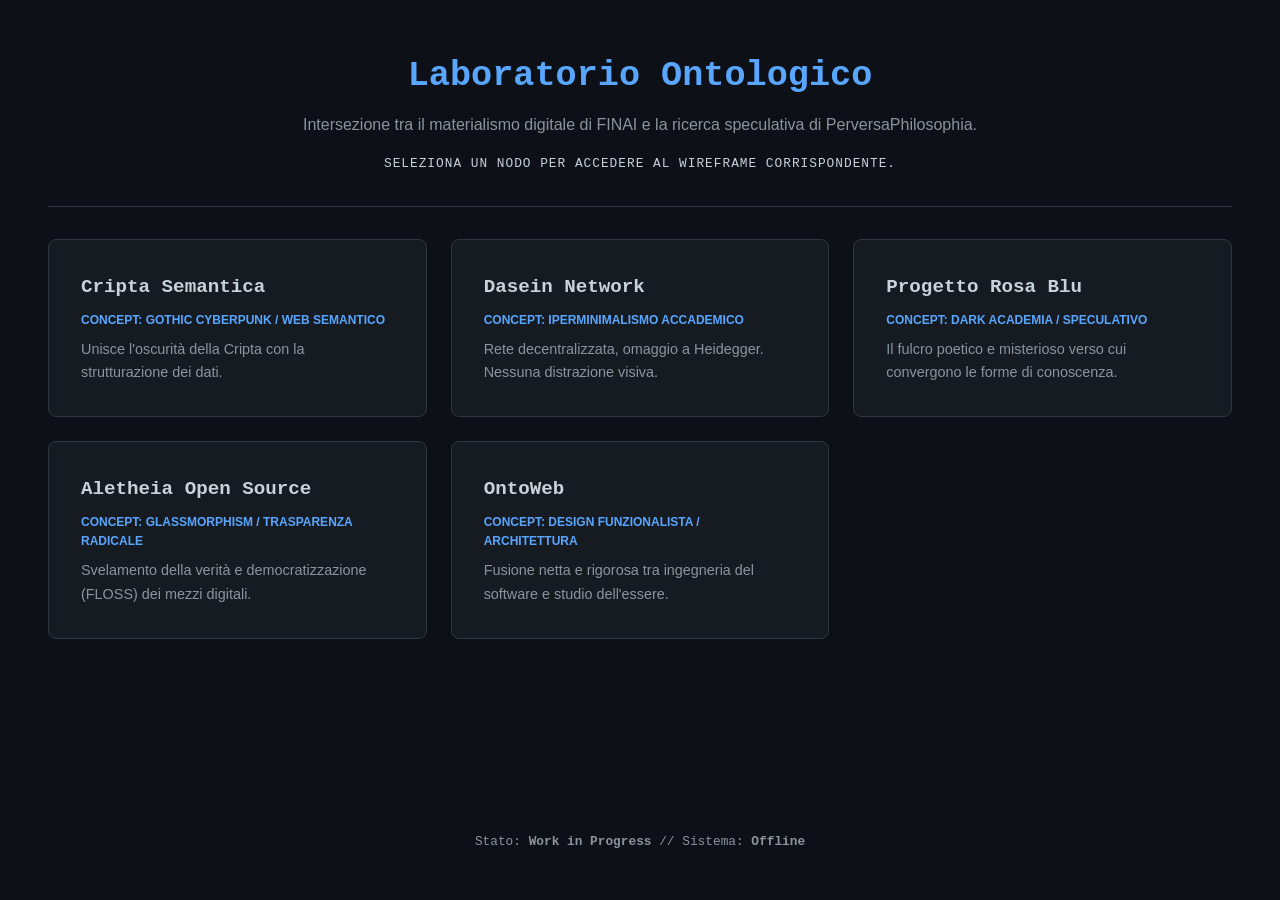
<file: index.html>
<!DOCTYPE html>
<html lang="it">
<head>
    <meta charset="UTF-8">
    <meta name="viewport" content="width=device-width, initial-scale=1.0">
    <title>Laboratorio Ontologico | Selettore Prototipi</title>
    <link rel="stylesheet" href="styles.css">
</head>
<body>

    <header class="site-header">
        <h1>Laboratorio Ontologico</h1>
        <p class="subtitle">Intersezione tra il materialismo digitale di FINAI e la ricerca speculativa di PerversaPhilosophia.</p>
        <p class="instructions">Seleziona un nodo per accedere al wireframe corrispondente.</p>
    </header>

    <main class="prototypes-container">
        <nav aria-label="Navigazione prototipi">
            <ul class="prototype-list">
                
                <li>
                    <a href="./cripta-semantica/index.html" class="card">
                        <article>
                            <h2>Cripta Semantica</h2>
                            <p class="concept">Concept: Gothic Cyberpunk / Web Semantico</p>
                            <p class="desc">Unisce l'oscurità della Cripta con la strutturazione dei dati.</p>
                        </article>
                    </a>
                </li>

                <li>
                    <a href="./dasein-network/index.html" class="card">
                        <article>
                            <h2>Dasein Network</h2>
                            <p class="concept">Concept: Iperminimalismo Accademico</p>
                            <p class="desc">Rete decentralizzata, omaggio a Heidegger. Nessuna distrazione visiva.</p>
                        </article>
                    </a>
                </li>

                <li>
                    <a href="./progetto-rosa-blu/index.html" class="card">
                        <article>
                            <h2>Progetto Rosa Blu</h2>
                            <p class="concept">Concept: Dark Academia / Speculativo</p>
                            <p class="desc">Il fulcro poetico e misterioso verso cui convergono le forme di conoscenza.</p>
                        </article>
                    </a>
                </li>

                <li>
                    <a href="./aletheia-os/index.html" class="card">
                        <article>
                            <h2>Aletheia Open Source</h2>
                            <p class="concept">Concept: Glassmorphism / Trasparenza Radicale</p>
                            <p class="desc">Svelamento della verità e democratizzazione (FLOSS) dei mezzi digitali.</p>
                        </article>
                    </a>
                </li>

                <li>
                    <a href="./ontoweb/index.html" class="card">
                        <article>
                            <h2>OntoWeb</h2>
                            <p class="concept">Concept: Design Funzionalista / Architettura</p>
                            <p class="desc">Fusione netta e rigorosa tra ingegneria del software e studio dell'essere.</p>
                        </article>
                    </a>
                </li>

            </ul>
        </nav>
    </main>

    <footer class="site-footer">
        <p>Stato: <strong>Work in Progress</strong> // Sistema: <strong>Offline</strong></p>
    </footer>

</body>
</html>
</file>
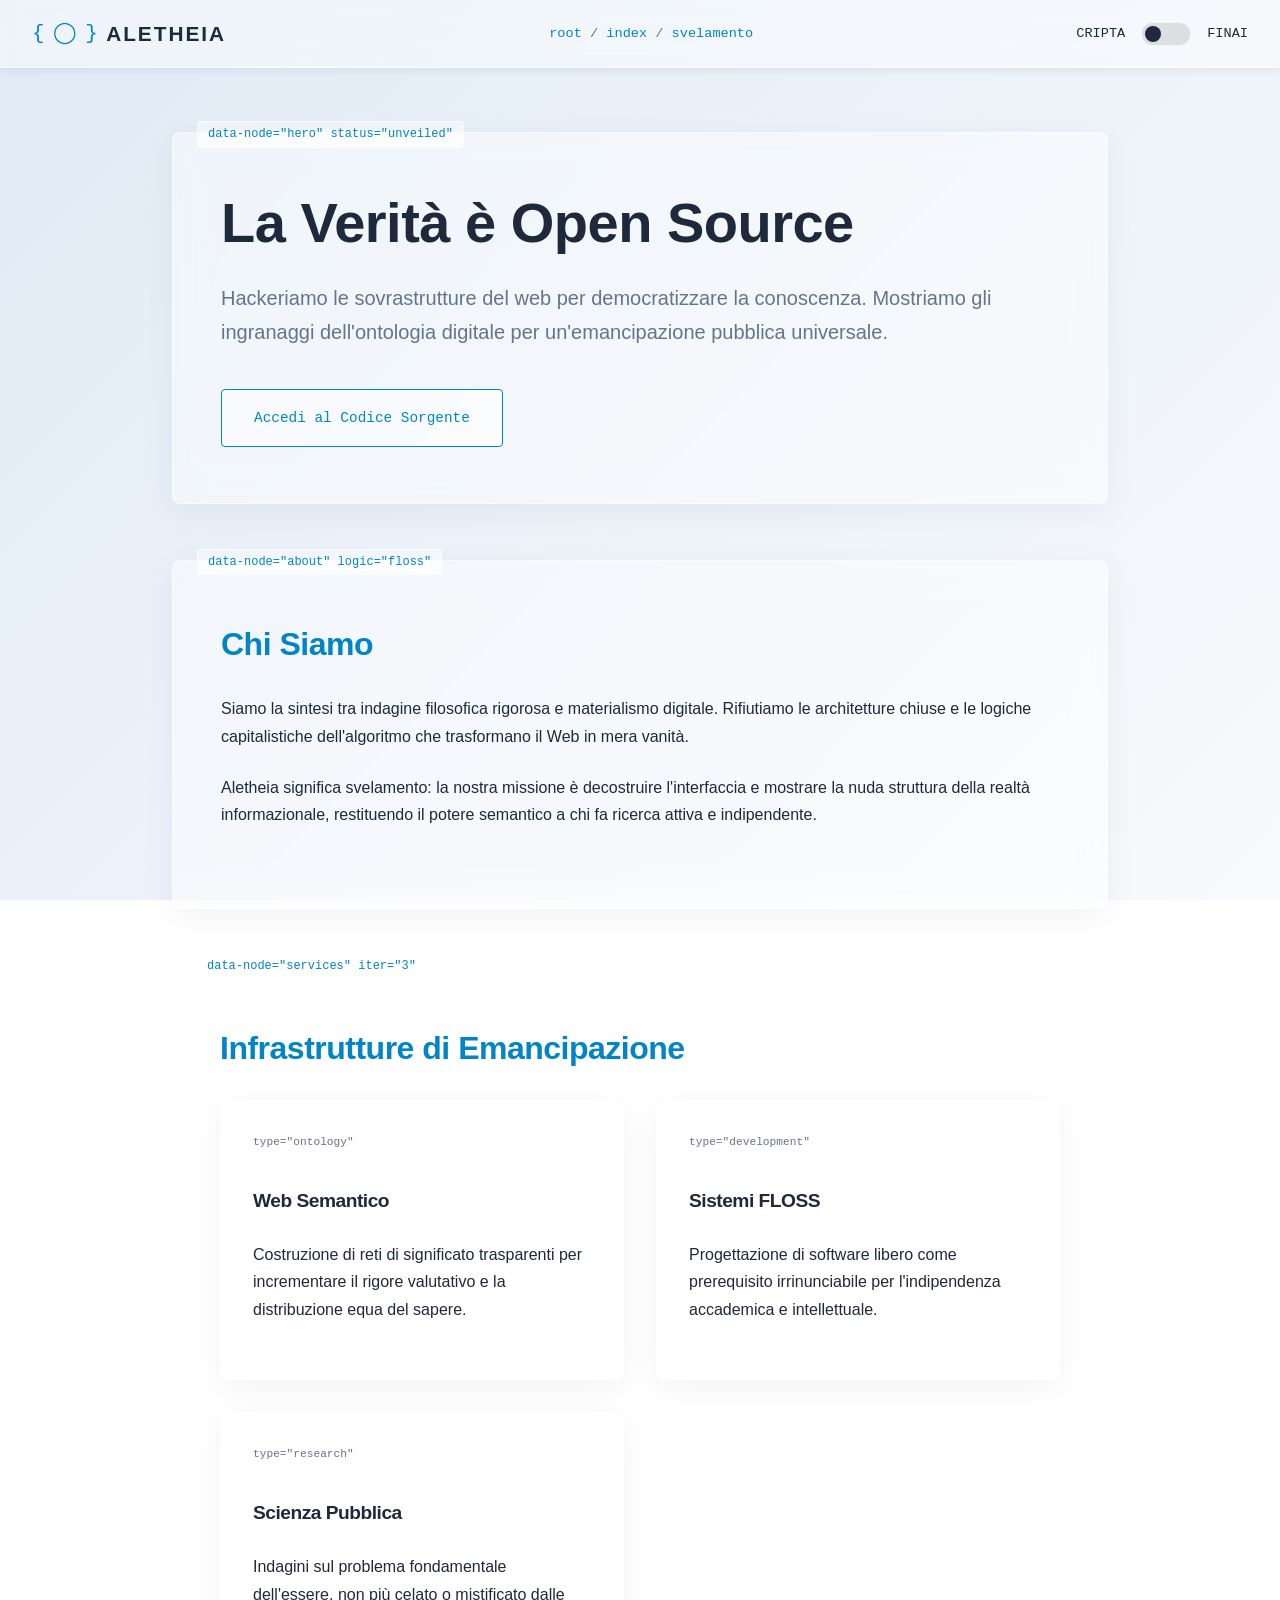
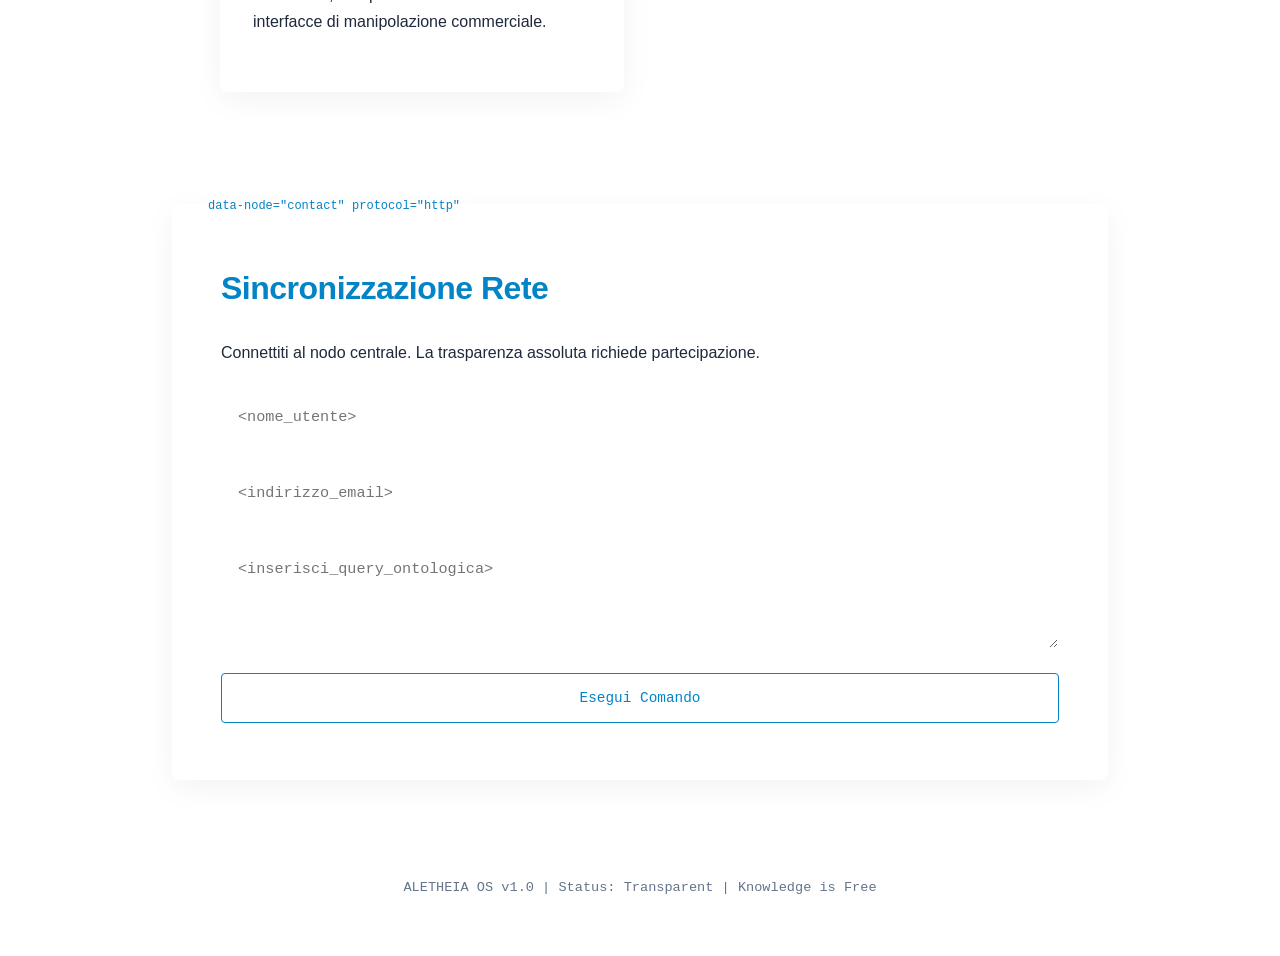
<file: aletheia-os/index.html>
<!DOCTYPE html>
<html lang="it">
<head>
    <meta charset="UTF-8">
    <meta name="viewport" content="width=device-width, initial-scale=1.0">
    <title>Aletheia Open Source | Laboratorio Ontologico</title>
    <link rel="stylesheet" href="style.css">
</head>
<body>

    <header class="site-header glass">
        <div class="header-inner">
            <div class="logo">
                <span class="code-bracket">{</span> <span class="eye">◯</span> <span class="code-bracket">}</span> ALETHEIA
            </div>
            
            <div class="breadcrumbs">
                <span>root</span> / <span>index</span> / <span>svelamento</span>
            </div>
            
            <div class="toggle-wrapper">
                <span class="toggle-label">CRIPTA</span>
                <label class="switch">
                    <input type="checkbox" id="mode-toggle">
                    <span class="slider"></span>
                </label>
                <span class="toggle-label">FINAI</span>
            </div>
        </div>
    </header>

    <main class="container">
        
        <section id="hero" class="section glass-panel">
            <div class="metadata">data-node="hero" status="unveiled"</div>
            <h1>La Verità è Open Source</h1>
            <p class="lead">Hackeriamo le sovrastrutture del web per democratizzare la conoscenza. Mostriamo gli ingranaggi dell'ontologia digitale per un'emancipazione pubblica universale.</p>
            <a href="#contatti" class="btn">Accedi al Codice Sorgente</a>
        </section>

        <section id="chi-siamo" class="section glass-panel">
            <div class="metadata">data-node="about" logic="floss"</div>
            <h2>Chi Siamo</h2>
            <p>Siamo la sintesi tra indagine filosofica rigorosa e materialismo digitale. Rifiutiamo le architetture chiuse e le logiche capitalistiche dell'algoritmo che trasformano il Web in mera vanità.</p>
            <p>Aletheia significa svelamento: la nostra missione è decostruire l'interfaccia e mostrare la nuda struttura della realtà informazionale, restituendo il potere semantico a chi fa ricerca attiva e indipendente.</p>
        </section>

        <section id="servizi" class="section">
            <div class="metadata">data-node="services" iter="3"</div>
            <h2>Infrastrutture di Emancipazione</h2>
            <div class="card-grid">
                <div class="card glass-panel">
                    <div class="card-meta">type="ontology"</div>
                    <h3>Web Semantico</h3>
                    <p>Costruzione di reti di significato trasparenti per incrementare il rigore valutativo e la distribuzione equa del sapere.</p>
                </div>
                <div class="card glass-panel">
                    <div class="card-meta">type="development"</div>
                    <h3>Sistemi FLOSS</h3>
                    <p>Progettazione di software libero come prerequisito irrinunciabile per l'indipendenza accademica e intellettuale.</p>
                </div>
                <div class="card glass-panel">
                    <div class="card-meta">type="research"</div>
                    <h3>Scienza Pubblica</h3>
                    <p>Indagini sul problema fondamentale dell'essere, non più celato o mistificato dalle interfacce di manipolazione commerciale.</p>
                </div>
            </div>
        </section>

        <section id="contatti" class="section glass-panel">
            <div class="metadata">data-node="contact" protocol="http"</div>
            <h2>Sincronizzazione Rete</h2>
            <p>Connettiti al nodo centrale. La trasparenza assoluta richiede partecipazione.</p>
            <form class="glass-form" action="#" method="POST">
                <input type="text" placeholder="<nome_utente>" required>
                <input type="email" placeholder="<indirizzo_email>" required>
                <textarea rows="4" placeholder="<inserisci_query_ontologica>" required></textarea>
                <button type="submit" class="btn">Esegui Comando</button>
            </form>
        </section>

    </main>

    <footer class="site-footer glass">
        <p>ALETHEIA OS v1.0 | Status: Transparent | Knowledge is Free</p>
    </footer>

    <script>
        const toggle = document.getElementById('mode-toggle');
        
        toggle.addEventListener('change', function() {
            if (this.checked) {
                document.body.classList.add('finai-mode');
            } else {
                document.body.classList.remove('finai-mode');
            }
        });
    </script>
</body>
</html>
</file>
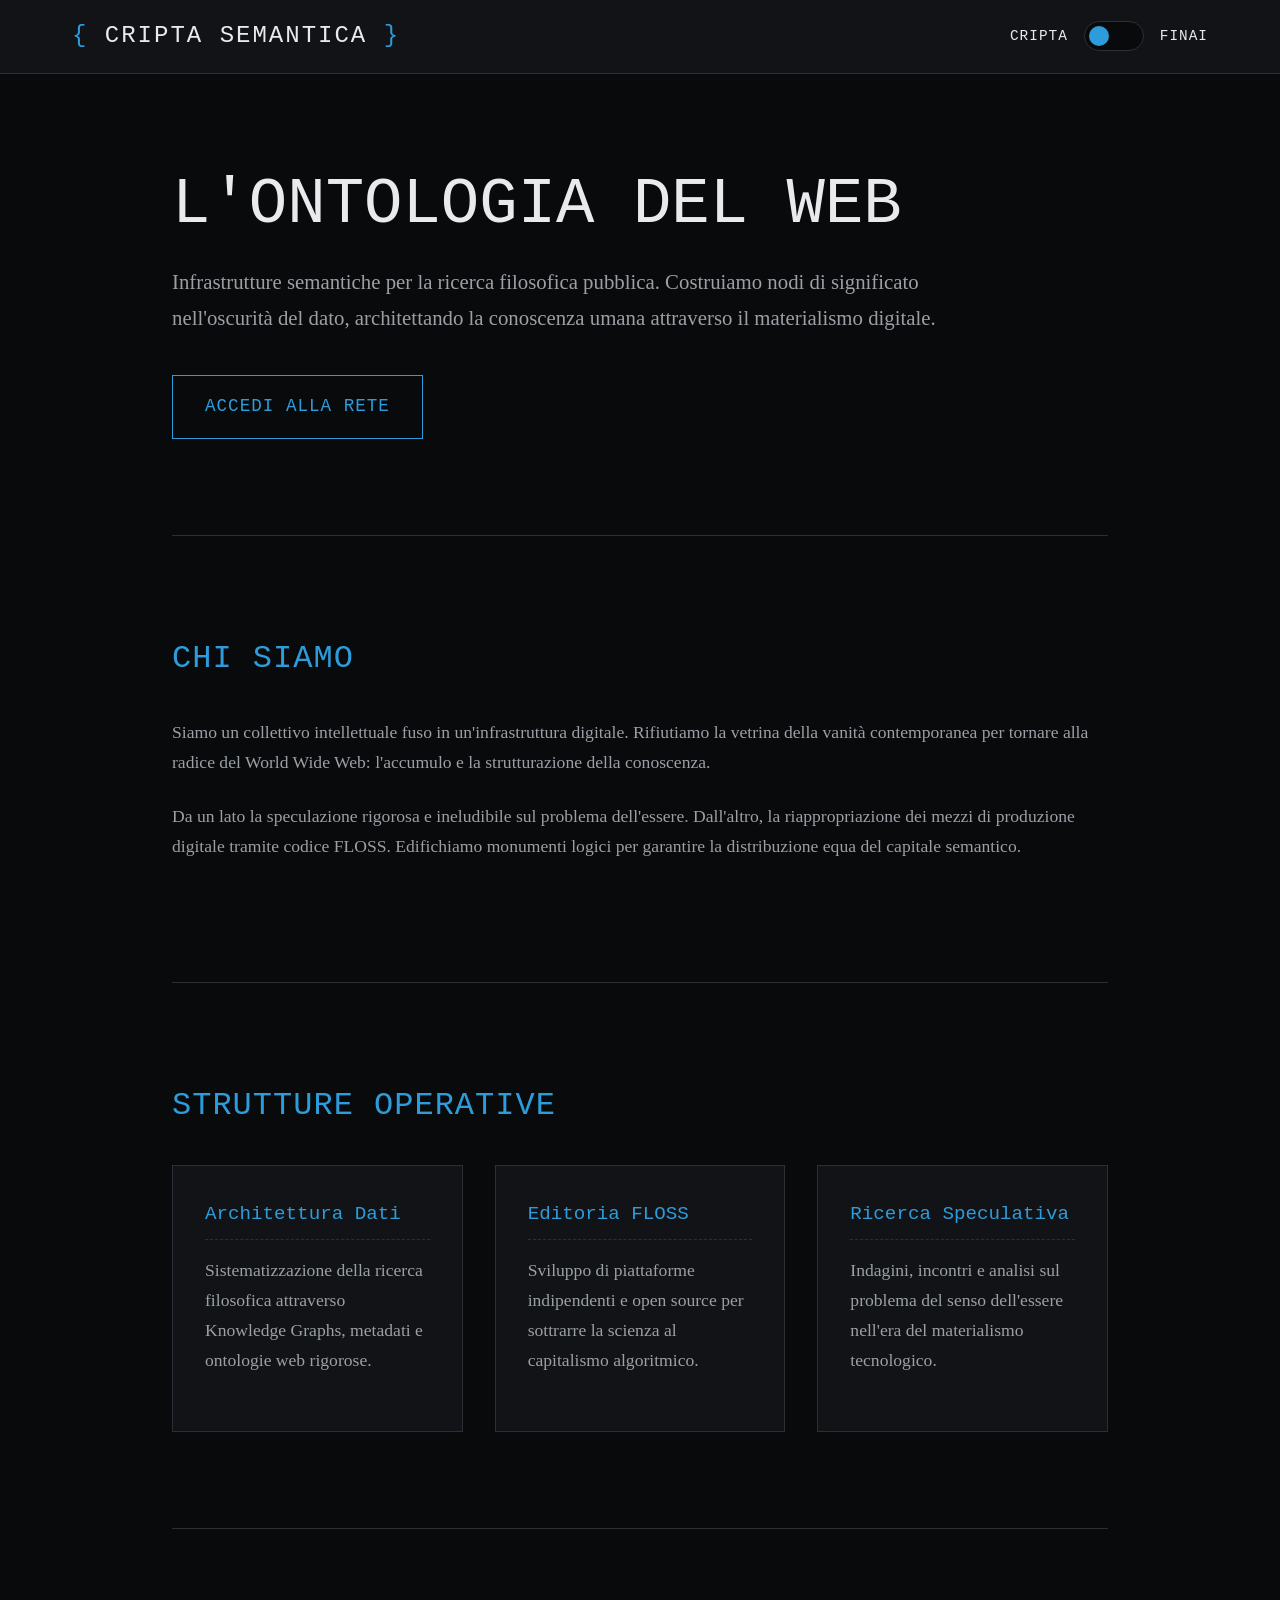
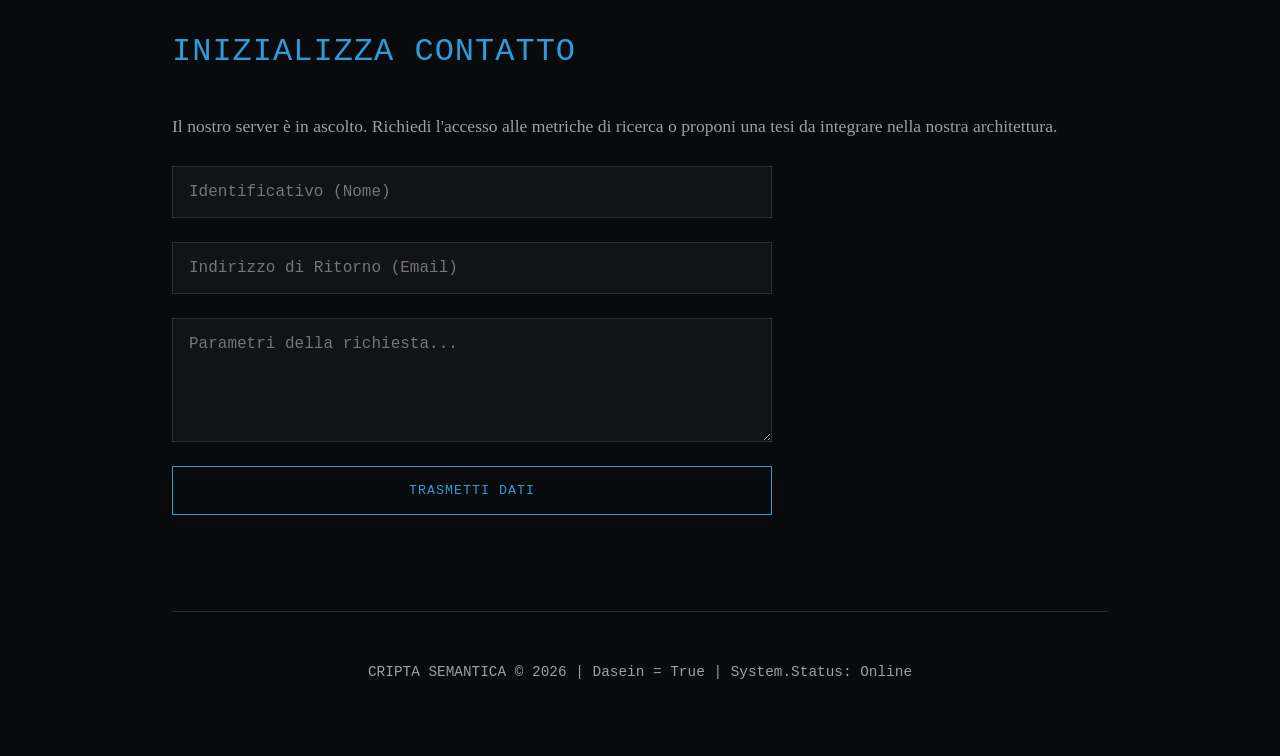
<file: cripta-semantica/index.html>
<!DOCTYPE html>
<html lang="it">
<head>
    <meta charset="UTF-8">
    <meta name="viewport" content="width=device-width, initial-scale=1.0">
    <title>Cripta Semantica | Laboratorio Ontologico</title>
    <link rel="stylesheet" href="style.css">
</head>
<body>

    <header class="site-header">
        <div class="header-inner">
            <div class="logo">
                <span class="logo-node">{</span> CRIPTA SEMANTICA <span class="logo-node">}</span>
            </div>
            
            <div class="toggle-container">
                <span class="toggle-label">CRIPTA</span>
                <label class="switch">
                    <input type="checkbox" id="mode-toggle">
                    <span class="slider"></span>
                </label>
                <span class="toggle-label">FINAI</span>
            </div>
        </div>
    </header>

    <main class="container">
        
        <section id="hero" class="section">
            <h1>L'Ontologia del Web</h1>
            <p class="lead">Infrastrutture semantiche per la ricerca filosofica pubblica. Costruiamo nodi di significato nell'oscurità del dato, architettando la conoscenza umana attraverso il materialismo digitale.</p>
            <a href="#contatti" class="btn">Accedi alla Rete</a>
        </section>

        <section id="chi-siamo" class="section">
            <h2>Chi Siamo</h2>
            <p>Siamo un collettivo intellettuale fuso in un'infrastruttura digitale. Rifiutiamo la vetrina della vanità contemporanea per tornare alla radice del World Wide Web: l'accumulo e la strutturazione della conoscenza.</p>
            <p>Da un lato la speculazione rigorosa e ineludibile sul problema dell'essere. Dall'altro, la riappropriazione dei mezzi di produzione digitale tramite codice FLOSS. Edifichiamo monumenti logici per garantire la distribuzione equa del capitale semantico.</p>
        </section>

        <section id="servizi" class="section">
            <h2>Strutture Operative</h2>
            <div class="grid">
                <article class="card">
                    <h3>Architettura Dati</h3>
                    <p>Sistematizzazione della ricerca filosofica attraverso Knowledge Graphs, metadati e ontologie web rigorose.</p>
                </article>
                <article class="card">
                    <h3>Editoria FLOSS</h3>
                    <p>Sviluppo di piattaforme indipendenti e open source per sottrarre la scienza al capitalismo algoritmico.</p>
                </article>
                <article class="card">
                    <h3>Ricerca Speculativa</h3>
                    <p>Indagini, incontri e analisi sul problema del senso dell'essere nell'era del materialismo tecnologico.</p>
                </article>
            </div>
        </section>

        <section id="contatti" class="section">
            <h2>Inizializza Contatto</h2>
            <p>Il nostro server è in ascolto. Richiedi l'accesso alle metriche di ricerca o proponi una tesi da integrare nella nostra architettura.</p>
            <form class="contact-form" action="#" method="POST">
                <input type="text" placeholder="Identificativo (Nome)" required>
                <input type="email" placeholder="Indirizzo di Ritorno (Email)" required>
                <textarea rows="5" placeholder="Parametri della richiesta..." required></textarea>
                <button type="submit" class="btn">Trasmetti Dati</button>
            </form>
        </section>

    </main>

    <footer class="site-footer">
        <div class="container">
            <p>CRIPTA SEMANTICA &copy; 2026 | Dasein = True | System.Status: Online</p>
        </div>
    </footer>

    <script>
        const toggle = document.getElementById('mode-toggle');
        
        toggle.addEventListener('change', function() {
            if (this.checked) {
                document.body.classList.add('finai-mode');
            } else {
                document.body.classList.remove('finai-mode');
            }
        });
    </script>
</body>
</html>
</file>
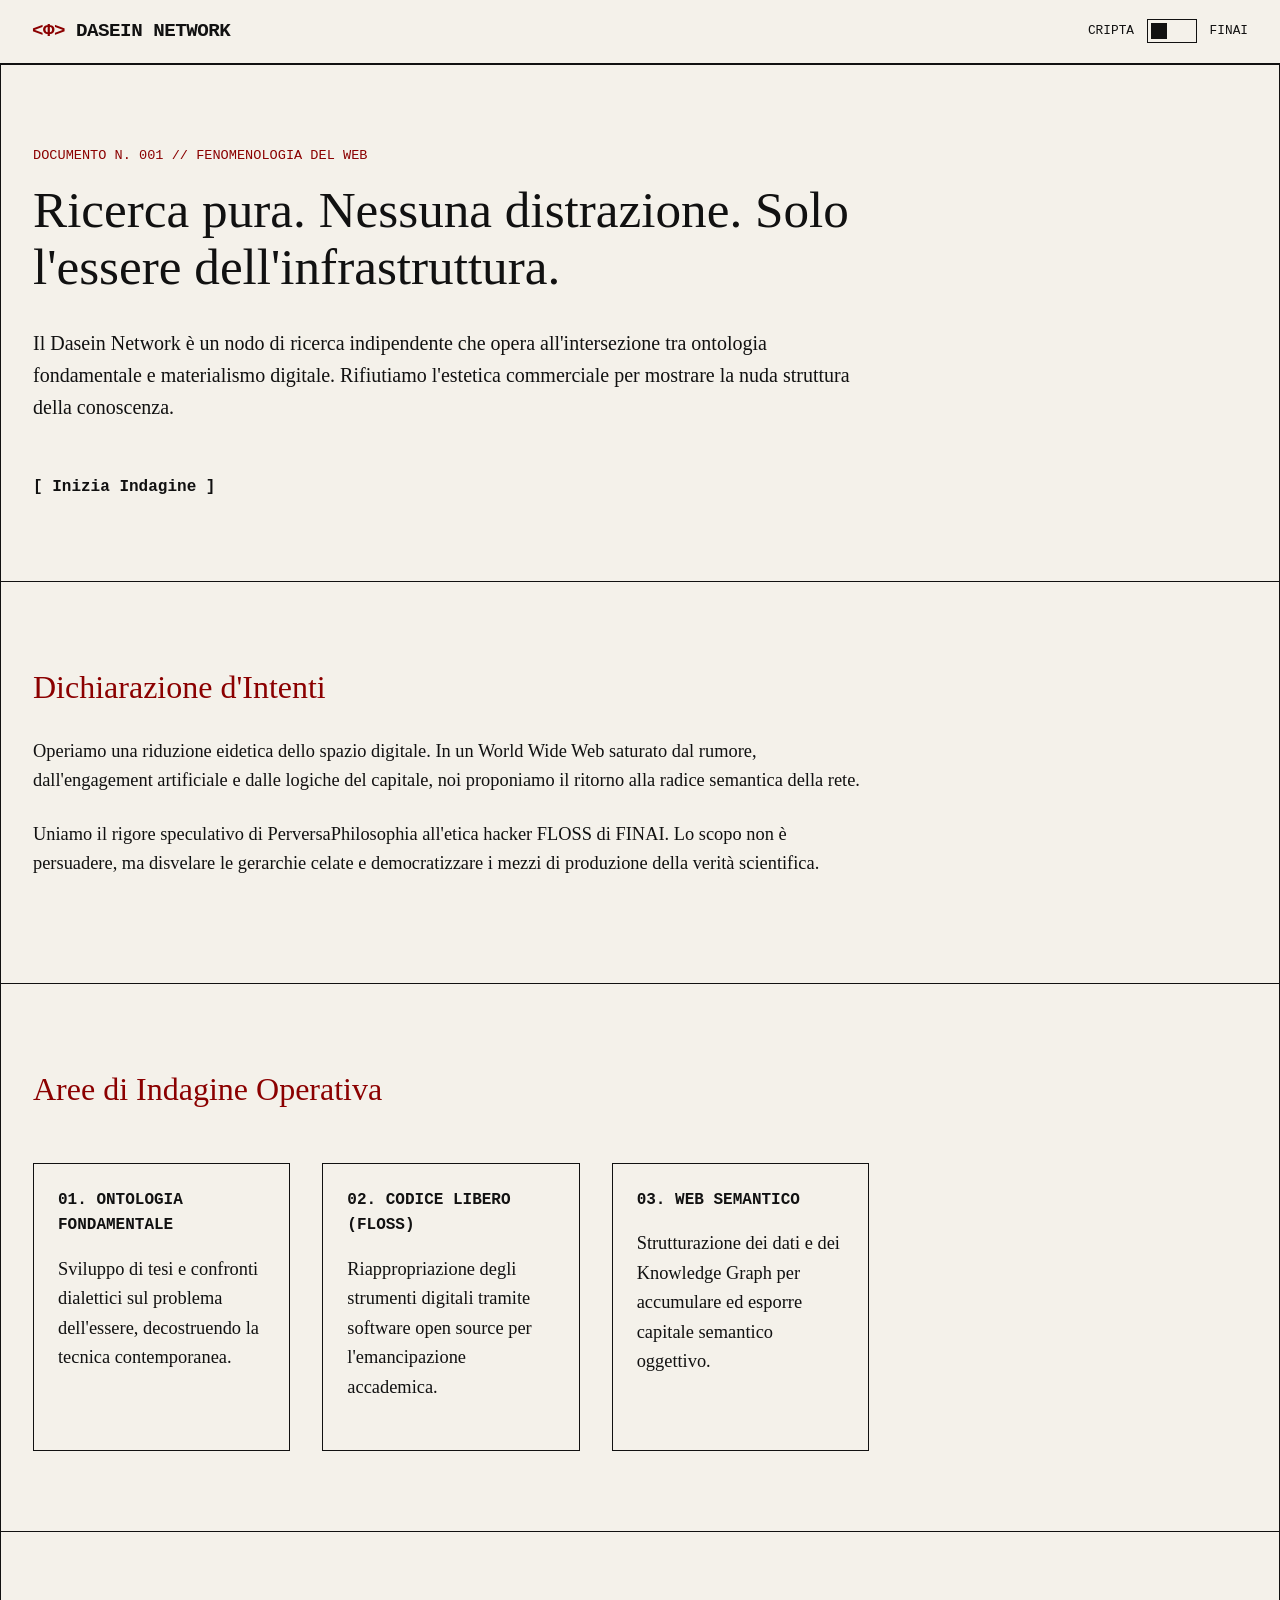
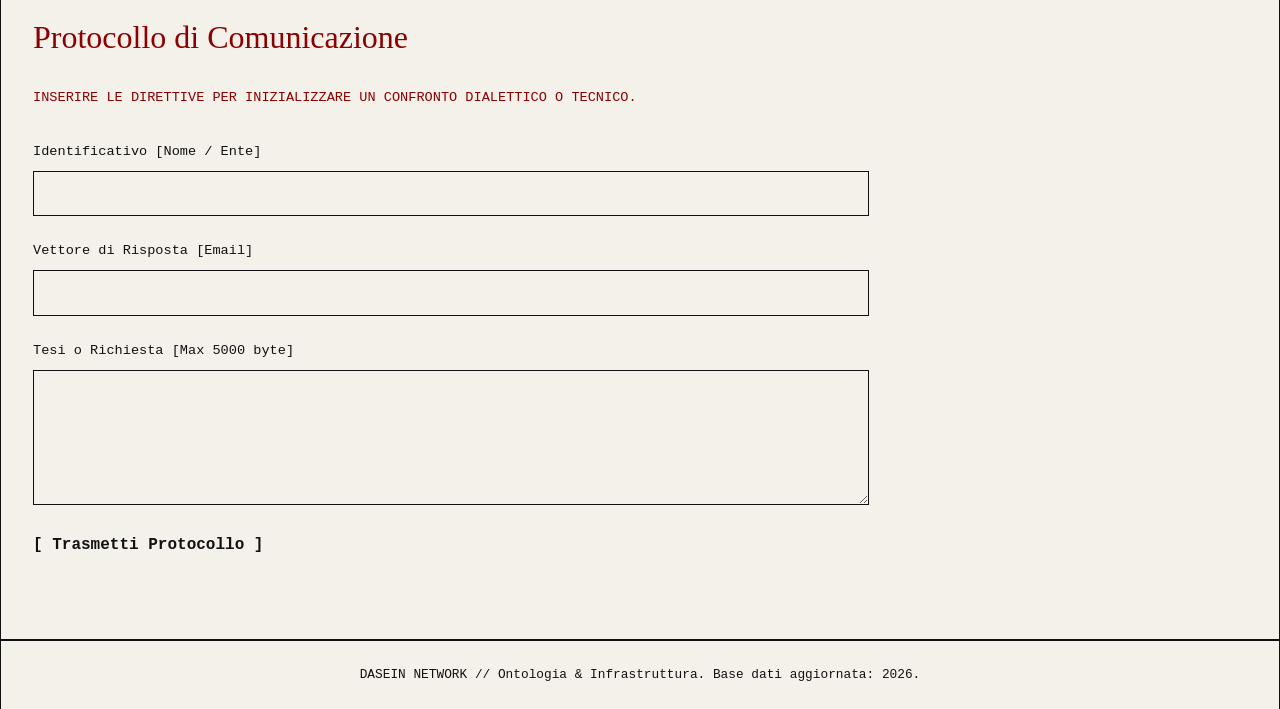
<file: dasein-network/index.html>
<!DOCTYPE html>
<html lang="it">
<head>
    <meta charset="UTF-8">
    <meta name="viewport" content="width=device-width, initial-scale=1.0">
    <title>Dasein Network | Laboratorio Ontologico</title>
    <link rel="stylesheet" href="style.css">
</head>
<body>

    <header class="site-header">
        <div class="header-inner">
            <div class="logo">
                <span class="logo-mark">&lt;&Phi;&gt;</span> DASEIN NETWORK
            </div>
            
            <div class="toggle-wrapper">
                <span class="toggle-label">CRIPTA</span>
                <label class="switch">
                    <input type="checkbox" id="mode-toggle">
                    <span class="slider"></span>
                </label>
                <span class="toggle-label">FINAI</span>
            </div>
        </div>
    </header>

    <main class="layout-grid">
        
        <section id="hero" class="grid-section">
            <div class="content-block">
                <p class="meta-text">Documento n. 001 // Fenomenologia del Web</p>
                <h1>Ricerca pura. Nessuna distrazione. Solo l'essere dell'infrastruttura.</h1>
                <p class="abstract">Il Dasein Network è un nodo di ricerca indipendente che opera all'intersezione tra ontologia fondamentale e materialismo digitale. Rifiutiamo l'estetica commerciale per mostrare la nuda struttura della conoscenza.</p>
                <a href="#contatti" class="action-link">[ Inizia Indagine ]</a>
            </div>
        </section>

        <section id="chi-siamo" class="grid-section">
            <div class="content-block">
                <h2>Dichiarazione d'Intenti</h2>
                <p>Operiamo una riduzione eidetica dello spazio digitale. In un World Wide Web saturato dal rumore, dall'engagement artificiale e dalle logiche del capitale, noi proponiamo il ritorno alla radice semantica della rete.</p>
                <p>Uniamo il rigore speculativo di PerversaPhilosophia all'etica hacker FLOSS di FINAI. Lo scopo non è persuadere, ma disvelare le gerarchie celate e democratizzare i mezzi di produzione della verità scientifica.</p>
            </div>
        </section>

        <section id="servizi" class="grid-section">
            <div class="content-block">
                <h2>Aree di Indagine Operativa</h2>
                <div class="services-grid">
                    <article class="service-box">
                        <h3>01. Ontologia Fondamentale</h3>
                        <p>Sviluppo di tesi e confronti dialettici sul problema dell'essere, decostruendo la tecnica contemporanea.</p>
                    </article>
                    <article class="service-box">
                        <h3>02. Codice Libero (FLOSS)</h3>
                        <p>Riappropriazione degli strumenti digitali tramite software open source per l'emancipazione accademica.</p>
                    </article>
                    <article class="service-box">
                        <h3>03. Web Semantico</h3>
                        <p>Strutturazione dei dati e dei Knowledge Graph per accumulare ed esporre capitale semantico oggettivo.</p>
                    </article>
                </div>
            </div>
        </section>

        <section id="contatti" class="grid-section">
            <div class="content-block">
                <h2>Protocollo di Comunicazione</h2>
                <p class="meta-text">Inserire le direttive per inizializzare un confronto dialettico o tecnico.</p>
                <form class="academic-form" action="#" method="POST">
                    <div class="form-row">
                        <label for="identita">Identificativo [Nome / Ente]</label>
                        <input type="text" id="identita" required>
                    </div>
                    <div class="form-row">
                        <label for="email">Vettore di Risposta [Email]</label>
                        <input type="email" id="email" required>
                    </div>
                    <div class="form-row">
                        <label for="tesi">Tesi o Richiesta [Max 5000 byte]</label>
                        <textarea id="tesi" rows="6" required></textarea>
                    </div>
                    <button type="submit" class="action-link submit-btn">[ Trasmetti Protocollo ]</button>
                </form>
            </div>
        </section>

    </main>

    <footer class="site-footer">
        <div class="footer-inner">
            <p>DASEIN NETWORK // Ontologia & Infrastruttura. Base dati aggiornata: 2026.</p>
        </div>
    </footer>

    <script>
        const toggle = document.getElementById('mode-toggle');
        
        toggle.addEventListener('change', function() {
            if (this.checked) {
                document.body.classList.add('finai-mode');
            } else {
                document.body.classList.remove('finai-mode');
            }
        });
    </script>
</body>
</html>
</file>
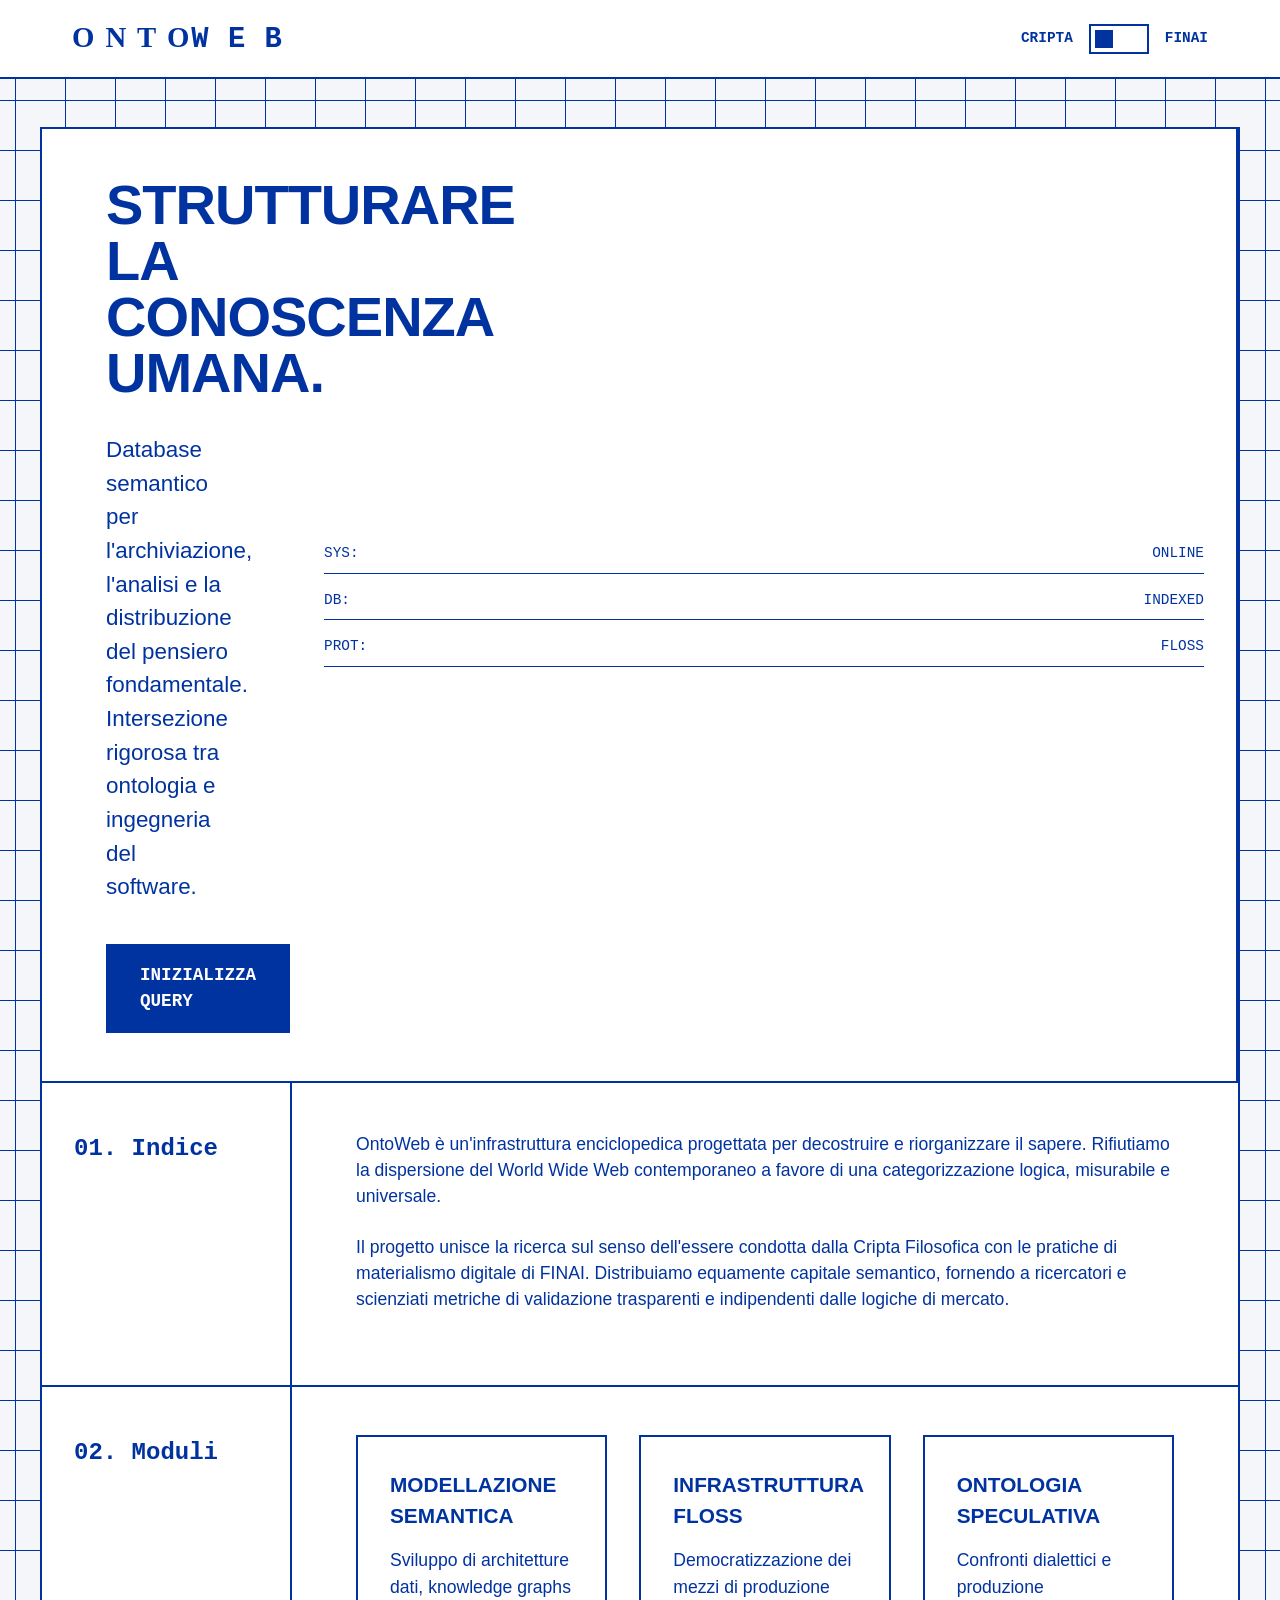
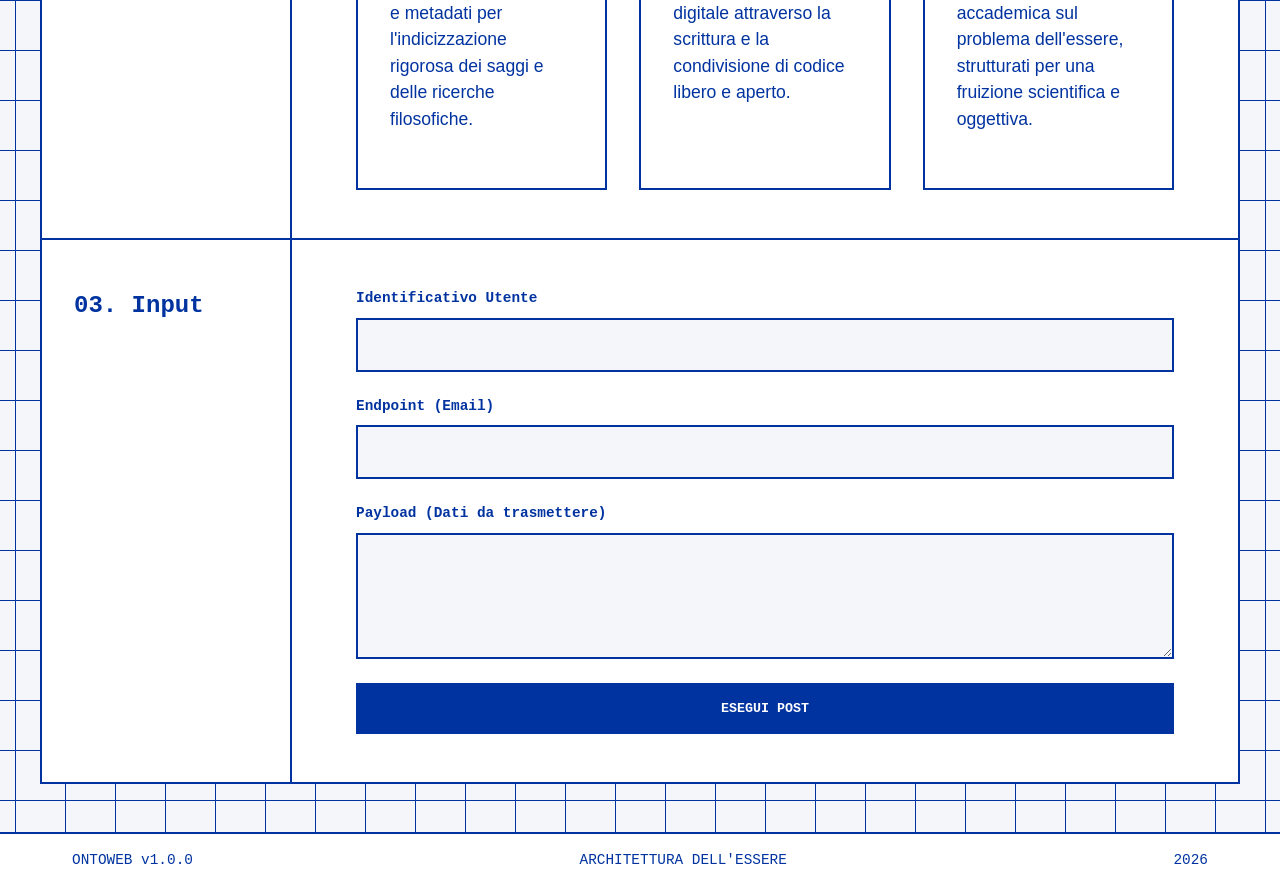
<file: ontoweb/index.html>
<!DOCTYPE html>
<html lang="it">
<head>
    <meta charset="UTF-8">
    <meta name="viewport" content="width=device-width, initial-scale=1.0">
    <title>OntoWeb | Laboratorio Ontologico</title>
    <link rel="stylesheet" href="style.css">
</head>
<body>

    <header class="site-header">
        <div class="header-inner">
            <div class="logo">
                <span class="onto">O N T O</span><span class="web">W E B</span>
            </div>
            
            <div class="toggle-wrapper">
                <span class="toggle-label">CRIPTA</span>
                <label class="switch">
                    <input type="checkbox" id="mode-toggle">
                    <span class="slider"></span>
                </label>
                <span class="toggle-label">FINAI</span>
            </div>
        </div>
    </header>

    <main class="container">
        
        <section id="hero" class="section grid-layout">
            <div class="col-main">
                <h1>Strutturare la conoscenza umana.</h1>
                <p class="lead">Database semantico per l'archiviazione, l'analisi e la distribuzione del pensiero fondamentale. Intersezione rigorosa tra ontologia e ingegneria del software.</p>
                <a href="#contatti" class="btn">Inizializza Query</a>
            </div>
            <div class="col-side data-block">
                <div class="data-row"><span>SYS:</span> <span>ONLINE</span></div>
                <div class="data-row"><span>DB:</span> <span>INDEXED</span></div>
                <div class="data-row"><span>PROT:</span> <span>FLOSS</span></div>
            </div>
        </section>

        <section id="chi-siamo" class="section grid-layout">
            <div class="col-side section-label">
                <h2>01. Indice</h2>
            </div>
            <div class="col-main">
                <p>OntoWeb è un'infrastruttura enciclopedica progettata per decostruire e riorganizzare il sapere. Rifiutiamo la dispersione del World Wide Web contemporaneo a favore di una categorizzazione logica, misurabile e universale.</p>
                <p>Il progetto unisce la ricerca sul senso dell'essere condotta dalla Cripta Filosofica con le pratiche di materialismo digitale di FINAI. Distribuiamo equamente capitale semantico, fornendo a ricercatori e scienziati metriche di validazione trasparenti e indipendenti dalle logiche di mercato.</p>
            </div>
        </section>

        <section id="servizi" class="section grid-layout">
            <div class="col-side section-label">
                <h2>02. Moduli</h2>
            </div>
            <div class="col-main service-blocks">
                <article class="block">
                    <h3>Modellazione Semantica</h3>
                    <p>Sviluppo di architetture dati, knowledge graphs e metadati per l'indicizzazione rigorosa dei saggi e delle ricerche filosofiche.</p>
                </article>
                <article class="block">
                    <h3>Infrastruttura FLOSS</h3>
                    <p>Democratizzazione dei mezzi di produzione digitale attraverso la scrittura e la condivisione di codice libero e aperto.</p>
                </article>
                <article class="block">
                    <h3>Ontologia Speculativa</h3>
                    <p>Confronti dialettici e produzione accademica sul problema dell'essere, strutturati per una fruizione scientifica e oggettiva.</p>
                </article>
            </div>
        </section>

        <section id="contatti" class="section grid-layout">
            <div class="col-side section-label">
                <h2>03. Input</h2>
            </div>
            <div class="col-main">
                <form class="blueprint-form" action="#" method="POST">
                    <div class="form-group">
                        <label for="id">Identificativo Utente</label>
                        <input type="text" id="id" required>
                    </div>
                    <div class="form-group">
                        <label for="endpoint">Endpoint (Email)</label>
                        <input type="email" id="endpoint" required>
                    </div>
                    <div class="form-group">
                        <label for="payload">Payload (Dati da trasmettere)</label>
                        <textarea id="payload" rows="5" required></textarea>
                    </div>
                    <button type="submit" class="btn">Esegui POST</button>
                </form>
            </div>
        </section>

    </main>

    <footer class="site-footer">
        <div class="header-inner">
            <span>ONTOWEB v1.0.0</span>
            <span>ARCHITETTURA DELL'ESSERE</span>
            <span>2026</span>
        </div>
    </footer>

    <script>
        const toggle = document.getElementById('mode-toggle');
        
        toggle.addEventListener('change', function() {
            if (this.checked) {
                document.body.classList.add('finai-mode');
            } else {
                document.body.classList.remove('finai-mode');
            }
        });
    </script>
</body>
</html>
</file>
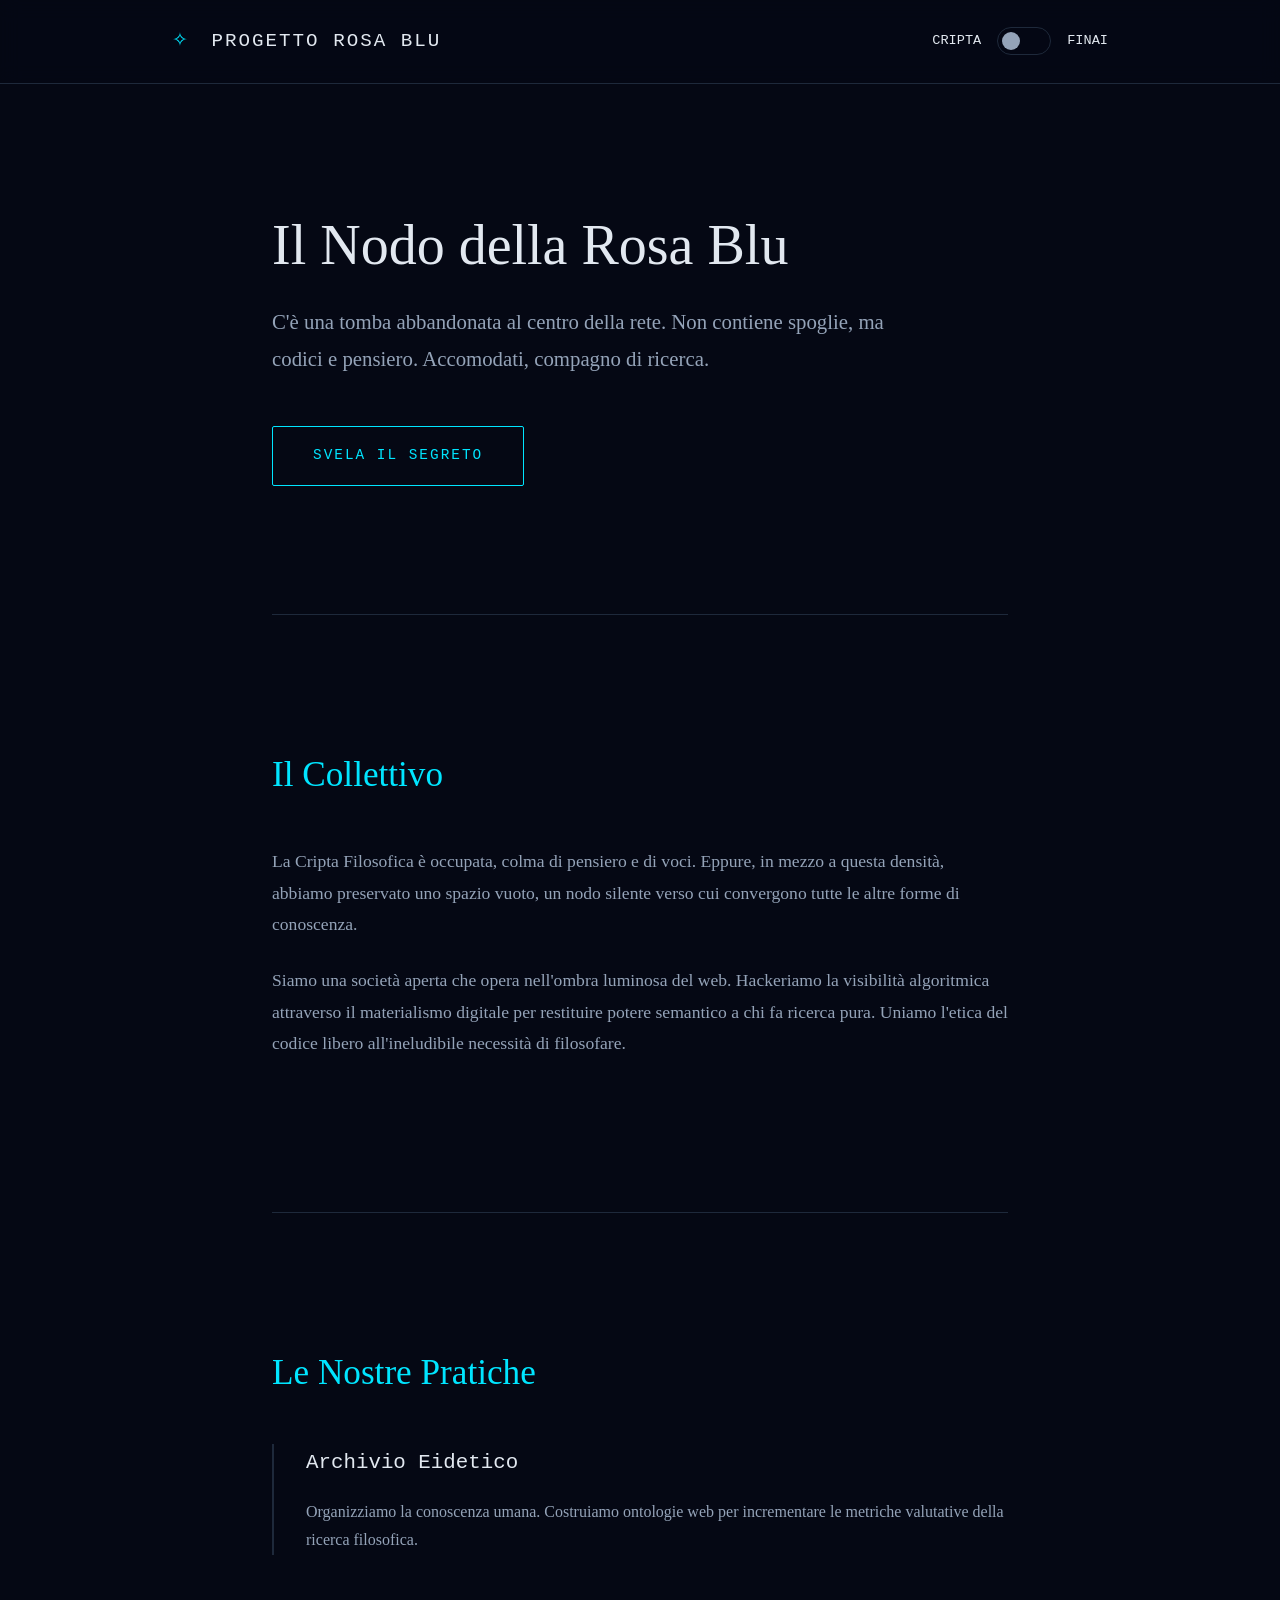
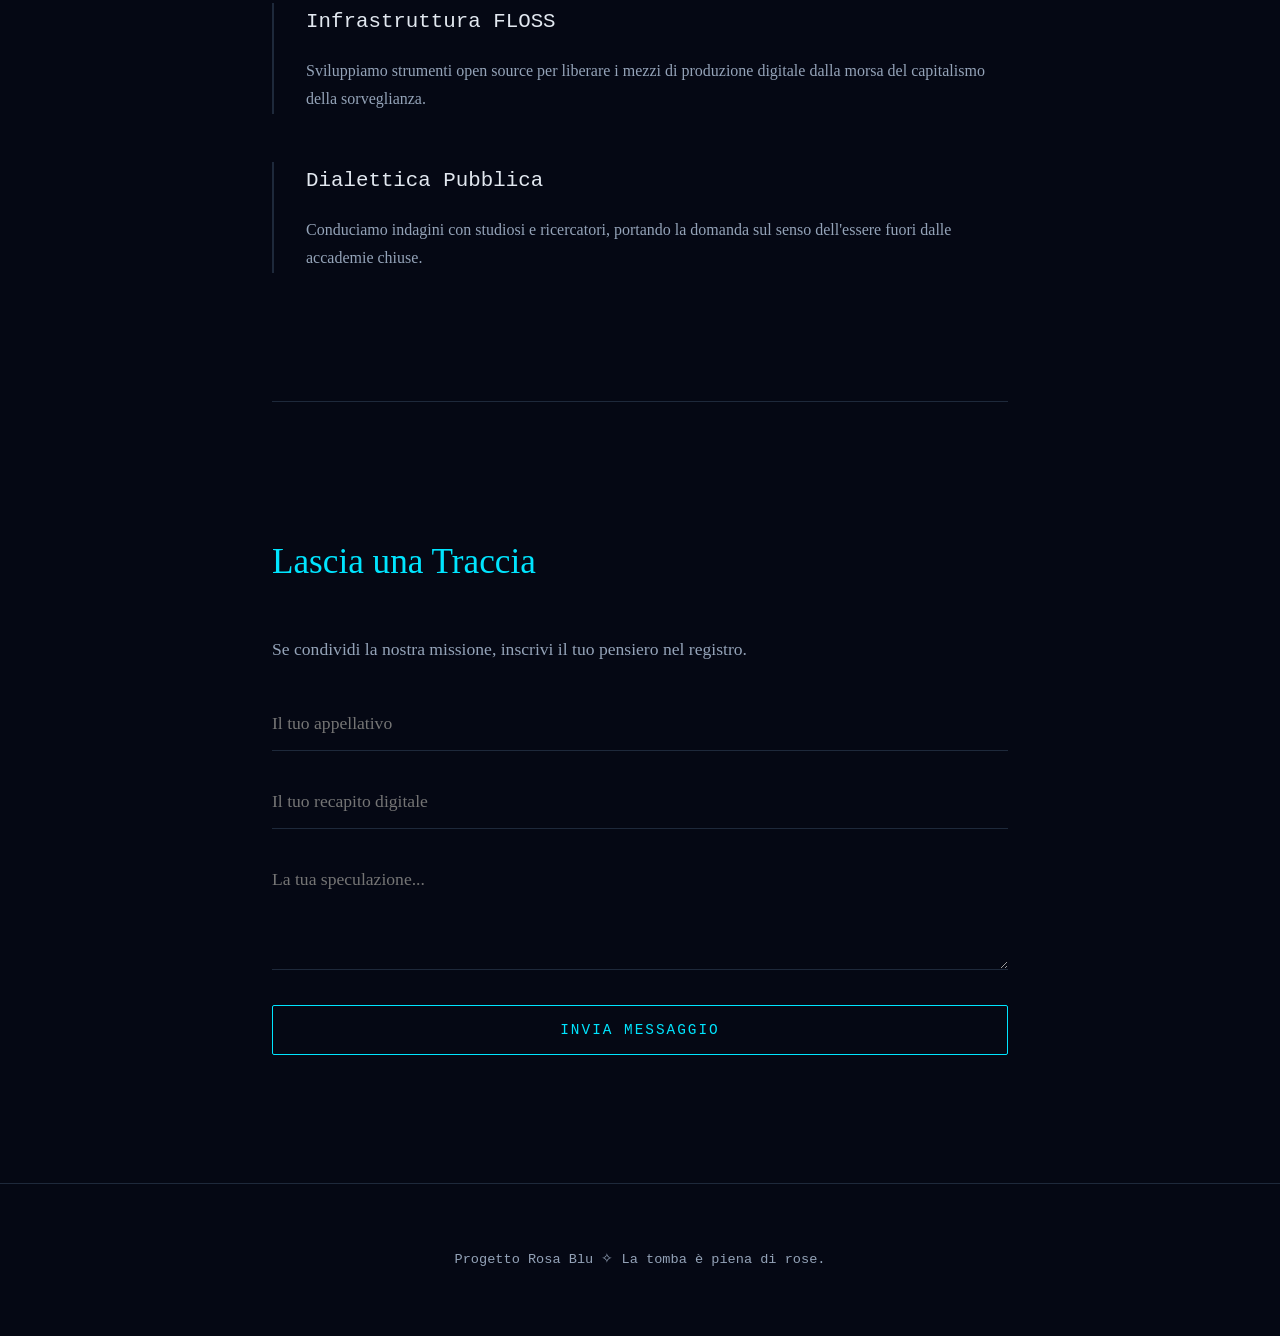
<file: progetto-rosa-blu/index.html>
<!DOCTYPE html>
<html lang="it">
<head>
    <meta charset="UTF-8">
    <meta name="viewport" content="width=device-width, initial-scale=1.0">
    <title>Progetto Rosa Blu | Laboratorio Ontologico</title>
    <link rel="stylesheet" href="style.css">
</head>
<body>

    <header class="site-header">
        <div class="header-inner">
            <div class="logo">
                <span class="logo-icon">✧</span> PROGETTO ROSA BLU
            </div>
            
            <div class="toggle-wrapper">
                <span class="toggle-label">CRIPTA</span>
                <label class="switch">
                    <input type="checkbox" id="mode-toggle">
                    <span class="slider"></span>
                </label>
                <span class="toggle-label">FINAI</span>
            </div>
        </div>
    </header>

    <main class="container">
        
        <section id="hero" class="section">
            <h1>Il Nodo della Rosa Blu</h1>
            <p class="subtitle">C'è una tomba abbandonata al centro della rete. Non contiene spoglie, ma codici e pensiero. Accomodati, compagno di ricerca.</p>
            <a href="#contatti" class="btn">Svela il Segreto</a>
        </section>

        <section id="chi-siamo" class="section">
            <h2>Il Collettivo</h2>
            <div class="content-text">
                <p>La Cripta Filosofica è occupata, colma di pensiero e di voci. Eppure, in mezzo a questa densità, abbiamo preservato uno spazio vuoto, un nodo silente verso cui convergono tutte le altre forme di conoscenza.</p>
                <p>Siamo una società aperta che opera nell'ombra luminosa del web. Hackeriamo la visibilità algoritmica attraverso il materialismo digitale per restituire potere semantico a chi fa ricerca pura. Uniamo l'etica del codice libero all'ineludibile necessità di filosofare.</p>
            </div>
        </section>

        <section id="servizi" class="section">
            <h2>Le Nostre Pratiche</h2>
            <div class="card-grid">
                <div class="card">
                    <h3>Archivio Eidetico</h3>
                    <p>Organizziamo la conoscenza umana. Costruiamo ontologie web per incrementare le metriche valutative della ricerca filosofica.</p>
                </div>
                <div class="card">
                    <h3>Infrastruttura FLOSS</h3>
                    <p>Sviluppiamo strumenti open source per liberare i mezzi di produzione digitale dalla morsa del capitalismo della sorveglianza.</p>
                </div>
                <div class="card">
                    <h3>Dialettica Pubblica</h3>
                    <p>Conduciamo indagini con studiosi e ricercatori, portando la domanda sul senso dell'essere fuori dalle accademie chiuse.</p>
                </div>
            </div>
        </section>

        <section id="contatti" class="section">
            <h2>Lascia una Traccia</h2>
            <p class="contact-intro">Se condividi la nostra missione, inscrivi il tuo pensiero nel registro.</p>
            <form class="secret-form">
                <div class="input-group">
                    <input type="text" id="nome" placeholder="Il tuo appellativo" required>
                </div>
                <div class="input-group">
                    <input type="email" id="email" placeholder="Il tuo recapito digitale" required>
                </div>
                <div class="input-group">
                    <textarea id="messaggio" rows="4" placeholder="La tua speculazione..." required></textarea>
                </div>
                <button type="submit" class="btn">Invia Messaggio</button>
            </form>
        </section>

    </main>

    <footer class="site-footer">
        <p>Progetto Rosa Blu ✧ La tomba è piena di rose.</p>
    </footer>

    <script>
        const toggle = document.getElementById('mode-toggle');
        
        toggle.addEventListener('change', function() {
            if (this.checked) {
                document.body.classList.add('finai-mode');
            } else {
                document.body.classList.remove('finai-mode');
            }
        });
    </script>
</body>
</html>
</file>
<file: styles.css>
:root {
    --bg-color: #0d1117;       
    --text-color: #c9d1d9;     
    --accent-color: #58a6ff;   
    --card-bg: #161b22;        
    --card-border: #30363d;    
    --card-hover: #1f242c;     
    --font-mono: "Courier New", Courier, monospace;
    --font-sans: -apple-system, BlinkMacSystemFont, "Segoe UI", Helvetica, Arial, sans-serif;
}

* {
    box-sizing: border-box;
    margin: 0;
    padding: 0;
}

body {
    background-color: var(--bg-color);
    color: var(--text-color);
    font-family: var(--font-sans);
    line-height: 1.6;
    padding: 1.5rem; 
    display: flex;
    flex-direction: column;
    min-height: 100vh;
}

.site-header {
    text-align: center;
    margin-bottom: 2rem;
    padding-bottom: 2rem;
    border-bottom: 1px solid var(--card-border);
}

.site-header h1 {
    font-family: var(--font-mono);
    color: var(--accent-color);
    font-size: 1.5rem;
    margin-bottom: 0.5rem;
}

.subtitle {
    font-size: 0.9rem;
    color: #8b949e;
    margin-bottom: 1rem;
}

.instructions {
    font-family: var(--font-mono);
    font-size: 0.8rem;
    text-transform: uppercase;
    letter-spacing: 1px;
}

.prototypes-container {
    flex-grow: 1; 
    width: 100%;
    max-width: 1200px;
    margin: 0 auto;
}

.prototype-list {
    list-style: none;
    display: grid;
    gap: 1rem; 
    grid-template-columns: 1fr; 
}

.card {
    display: block;
    background-color: var(--card-bg);
    border: 1px solid var(--card-border);
    border-radius: 8px;
    padding: 1.5rem;
    text-decoration: none;
    color: inherit;
    transition: transform 0.2s ease, background-color 0.2s ease, border-color 0.2s ease;
    height: 100%;
}

.card:hover, .card:focus {
    transform: translateY(-3px);
    background-color: var(--card-hover);
    border-color: var(--accent-color);
    outline: none;
}

.card h2 {
    font-family: var(--font-mono);
    font-size: 1.2rem;
    color: var(--text-color);
    margin-bottom: 0.5rem;
}

.card .concept {
    font-size: 0.75rem;
    color: var(--accent-color);
    text-transform: uppercase;
    margin-bottom: 0.5rem;
    font-weight: bold;
}

.card .desc {
    font-size: 0.9rem;
    color: #8b949e;
}

.site-footer {
    text-align: center;
    margin-top: 3rem;
    padding-top: 1rem;
    font-family: var(--font-mono);
    font-size: 0.8rem;
    color: #8b949e;
}

@media (min-width: 480px) {
    body {
        padding: 2rem;
    }
    .site-header h1 {
        font-size: 1.8rem;
    }
    .card {
        padding: 2rem;
    }
}

@media (min-width: 768px) {
    .prototype-list {
        grid-template-columns: repeat(2, 1fr);
        gap: 1.5rem;
    }
    .site-header h1 {
        font-size: 2.2rem;
    }
    .subtitle {
        font-size: 1rem;
        max-width: 80%;
        margin: 0 auto 1rem auto;
    }
}

@media (min-width: 1024px) {
    .prototype-list {
        grid-template-columns: repeat(3, 1fr);
    }
    body {
        padding: 3rem;
    }
}

@media (min-width: 1440px) {
    body {
        font-size: 110%; 
    }
    .prototypes-container {
        max-width: 1400px;
    }
    .site-header {
        margin-bottom: 4rem;
    }
    .prototype-list {
        gap: 2rem;
    }
}
</file>
<file: aletheia-os/style.css>
:root {
    --bg-grad-1: #e0eaf5;
    --bg-grad-2: #f8fafc;
    --text-main: #1e293b;
    --text-muted: #64748b;
    --accent: #0284c7;
    --glass-bg: rgba(255, 255, 255, 0.45);
    --glass-border: rgba(255, 255, 255, 0.6);
    --glass-shadow: rgba(0, 0, 0, 0.05);

    --font-body: -apple-system, BlinkMacSystemFont, "Segoe UI", Helvetica, Arial, sans-serif;
    --font-mono: "Courier New", Courier, monospace;
}

body.finai-mode {
    --bg-grad-1: #020617;
    --bg-grad-2: #0f172a;
    --text-main: #f8fafc;
    --text-muted: #94a3b8;
    --accent: #00ffd5;
    --glass-bg: rgba(15, 23, 42, 0.55);
    --glass-border: rgba(0, 255, 213, 0.15);
    --glass-shadow: rgba(0, 0, 0, 0.4);
}

* {
    box-sizing: border-box;
    margin: 0;
    padding: 0;
}

body {
    font-family: var(--font-body);
    color: var(--text-main);
    background: linear-gradient(135deg, var(--bg-grad-1), var(--bg-grad-2));
    min-height: 100vh;
    line-height: 1.7;
    background-attachment: fixed;
    transition: all 0.4s ease;
}

.glass {
    background: var(--glass-bg);
    backdrop-filter: blur(12px);
    -webkit-backdrop-filter: blur(12px);
    border-bottom: 1px solid var(--glass-border);
    box-shadow: 0 4px 6px var(--glass-shadow);
}

.glass-panel {
    background: var(--glass-bg);
    backdrop-filter: blur(16px);
    -webkit-backdrop-filter: blur(16px);
    border: 1px solid var(--glass-border);
    border-radius: 8px;
    box-shadow: 0 8px 32px var(--glass-shadow);
}

.site-header {
    position: sticky;
    top: 0;
    z-index: 100;
    transition: all 0.4s ease;
}

.header-inner {
    max-width: 1400px;
    margin: 0 auto;
    padding: 1rem 2rem;
    display: flex;
    justify-content: space-between;
    align-items: center;
    flex-wrap: wrap;
    gap: 1rem;
}

.logo {
    font-weight: 700;
    letter-spacing: 2px;
    font-size: 1.3rem;
    display: flex;
    align-items: center;
    gap: 0.4rem;
}

.code-bracket, .eye {
    color: var(--accent);
    font-family: var(--font-mono);
    font-weight: normal;
    transition: text-shadow 0.4s ease;
}

body.finai-mode .code-bracket, 
body.finai-mode .eye {
    text-shadow: 0 0 12px var(--accent);
}

.breadcrumbs {
    font-family: var(--font-mono);
    font-size: 0.85rem;
    color: var(--text-muted);
}

.breadcrumbs span {
    color: var(--accent);
}

.toggle-wrapper {
    display: flex;
    align-items: center;
    gap: 1rem;
    font-family: var(--font-mono);
    font-size: 0.85rem;
}

.switch {
    position: relative;
    display: inline-block;
    width: 50px;
    height: 24px;
}

.switch input {
    opacity: 0;
    width: 0;
    height: 0;
}

.slider {
    position: absolute;
    cursor: pointer;
    top: 0; left: 0; right: 0; bottom: 0;
    background-color: rgba(0,0,0,0.1);
    border: 1px solid var(--glass-border);
    border-radius: 24px;
    transition: .4s;
}

body.finai-mode .slider {
    background-color: rgba(255,255,255,0.1);
}

.slider:before {
    position: absolute;
    content: "";
    height: 16px; width: 16px;
    left: 3px; bottom: 3px;
    background-color: var(--text-main);
    border-radius: 50%;
    transition: .4s;
}

input:checked + .slider {
    border-color: var(--accent);
}

input:checked + .slider:before {
    transform: translateX(26px);
    background-color: var(--accent);
    box-shadow: 0 0 8px var(--accent);
}

.container {
    max-width: 1000px;
    margin: 4rem auto;
    padding: 0 2rem;
    display: flex;
    flex-direction: column;
    gap: 3.5rem;
}

.section {
    padding: 3.5rem 3rem;
    position: relative;
    transition: border-color 0.4s ease;
}

.metadata {
    position: absolute;
    top: -12px;
    left: 24px;
    background: var(--glass-bg);
    backdrop-filter: blur(4px);
    -webkit-backdrop-filter: blur(4px);
    padding: 2px 10px;
    font-family: var(--font-mono);
    font-size: 0.75rem;
    color: var(--accent);
    border: 1px solid var(--glass-border);
    border-radius: 4px;
    transition: all 0.4s ease;
}

body.finai-mode .metadata {
    box-shadow: 0 0 8px rgba(0, 255, 213, 0.2);
}

.card-meta {
    font-family: var(--font-mono);
    font-size: 0.7rem;
    color: var(--text-muted);
    margin-bottom: 1.5rem;
    border-bottom: 1px solid var(--glass-border);
    padding-bottom: 0.5rem;
}

h1, h2, h3 {
    font-weight: 600;
    margin-bottom: 1.5rem;
    color: var(--text-main);
    letter-spacing: -0.5px;
}

h1 {
    font-size: clamp(2.2rem, 5vw, 3.5rem);
    line-height: 1.2;
}

h2 {
    font-size: 2rem;
    color: var(--accent);
}

h3 {
    font-size: 1.2rem;
}

p {
    margin-bottom: 1.5rem;
}

.lead {
    font-size: 1.25rem;
    color: var(--text-muted);
    margin-bottom: 2.5rem;
}

.btn {
    display: inline-block;
    font-family: var(--font-mono);
    text-decoration: none;
    padding: 1rem 2rem;
    background: var(--glass-bg);
    border: 1px solid var(--accent);
    color: var(--accent);
    border-radius: 4px;
    transition: all 0.3s ease;
    font-size: 0.9rem;
    cursor: pointer;
}

.btn:hover {
    background: var(--accent);
    color: var(--bg-grad-1);
    box-shadow: 0 4px 15px rgba(2, 132, 199, 0.3);
}

body.finai-mode .btn:hover {
    box-shadow: 0 0 15px rgba(0, 255, 213, 0.4);
}

.card-grid {
    display: grid;
    grid-template-columns: repeat(auto-fit, minmax(260px, 1fr));
    gap: 2rem;
    margin-top: 1.5rem;
}

.card {
    padding: 2rem;
    transition: transform 0.3s ease, box-shadow 0.3s ease;
}

.card:hover {
    transform: translateY(-5px);
    box-shadow: 0 12px 40px var(--glass-shadow);
}

.glass-form {
    display: flex;
    flex-direction: column;
    gap: 1.5rem;
}

.glass-form input, .glass-form textarea {
    width: 100%;
    background: var(--glass-bg);
    border: 1px solid var(--glass-border);
    padding: 1rem;
    color: var(--text-main);
    border-radius: 4px;
    font-family: var(--font-mono);
    font-size: 0.95rem;
    transition: border-color 0.3s ease, box-shadow 0.3s ease;
}

.glass-form input:focus, .glass-form textarea:focus {
    outline: none;
    border-color: var(--accent);
}

body.finai-mode .glass-form input:focus, 
body.finai-mode .glass-form textarea:focus {
    box-shadow: 0 0 8px rgba(0, 255, 213, 0.2);
}

.site-footer {
    text-align: center;
    padding: 2rem;
    font-family: var(--font-mono);
    font-size: 0.85rem;
    color: var(--text-muted);
    margin-top: 4rem;
}

@media (max-width: 768px) {
    .header-inner {
        flex-direction: column;
        align-items: flex-start;
    }
    .breadcrumbs {
        display: none;
    }
    .section {
        padding: 2.5rem 1.5rem;
    }
    .metadata {
        left: 15px;
    }
}
</file>
<file: cripta-semantica/style.css>
:root {
    --bg-base: #090a0c;
    --bg-surface: #111316;
    --text-primary: #9aa0a6;
    --text-heading: #e8eaed;
    --accent: #2e9cdb;
    --border-color: #2b3036;
    --font-heading: "Courier New", Courier, monospace;
    --font-body: "Times New Roman", Times, serif;
}

body.finai-mode {
    --bg-base: #000000;
    --bg-surface: #0a0a0a;
    --text-primary: #00ff00;
    --text-heading: #00ff00;
    --accent: #00ff00;
    --border-color: #005500;
    --font-body: "Courier New", Courier, monospace;
}

* {
    box-sizing: border-box;
    margin: 0;
    padding: 0;
}

body {
    background-color: var(--bg-base);
    color: var(--text-primary);
    font-family: var(--font-body);
    font-size: 1.1rem;
    line-height: 1.7;
    transition: background-color 0.4s ease, color 0.4s ease;
}

h1, h2, h3, .logo, .btn, .toggle-label {
    font-family: var(--font-heading);
    font-weight: normal;
    color: var(--text-heading);
}

.site-header {
    position: sticky;
    top: 0;
    background-color: var(--bg-surface);
    border-bottom: 1px solid var(--border-color);
    z-index: 100;
    transition: all 0.4s ease;
}

.header-inner {
    max-width: 1200px;
    margin: 0 auto;
    padding: 1rem 2rem;
    display: flex;
    justify-content: space-between;
    align-items: center;
}

.logo {
    font-size: 1.5rem;
    letter-spacing: 2px;
}

.logo-node {
    color: var(--accent);
}

.toggle-container {
    display: flex;
    align-items: center;
    gap: 1rem;
}

.toggle-label {
    font-size: 0.9rem;
    letter-spacing: 1px;
}

.switch {
    position: relative;
    display: inline-block;
    width: 60px;
    height: 30px;
}

.switch input {
    opacity: 0;
    width: 0;
    height: 0;
}

.slider {
    position: absolute;
    cursor: pointer;
    top: 0;
    left: 0;
    right: 0;
    bottom: 0;
    background-color: var(--bg-base);
    border: 1px solid var(--border-color);
    transition: .4s;
    border-radius: 34px;
}

.slider:before {
    position: absolute;
    content: "";
    height: 20px;
    width: 20px;
    left: 4px;
    bottom: 4px;
    background-color: var(--accent);
    transition: .4s;
    border-radius: 50%;
}

input:checked + .slider {
    border-color: var(--accent);
}

input:checked + .slider:before {
    transform: translateX(30px);
}

.container {
    max-width: 1000px;
    margin: 0 auto;
    padding: 0 2rem;
}

.section {
    padding: 6rem 0;
    border-bottom: 1px solid var(--border-color);
}

h1 {
    font-size: clamp(2.5rem, 5vw, 4rem);
    line-height: 1.1;
    margin-bottom: 1.5rem;
    text-transform: uppercase;
}

h2 {
    font-size: 2rem;
    color: var(--accent);
    margin-bottom: 2rem;
    text-transform: uppercase;
    letter-spacing: 1px;
}

.lead {
    font-size: 1.3rem;
    margin-bottom: 2.5rem;
    max-width: 800px;
}

p {
    margin-bottom: 1.5rem;
}

.grid {
    display: grid;
    grid-template-columns: repeat(auto-fit, minmax(280px, 1fr));
    gap: 2rem;
}

.card {
    background-color: var(--bg-surface);
    border: 1px solid var(--border-color);
    padding: 2rem;
    transition: transform 0.3s ease, border-color 0.3s ease;
}

.card:hover {
    transform: translateY(-5px);
    border-color: var(--accent);
}

.card h3 {
    font-size: 1.2rem;
    color: var(--accent);
    margin-bottom: 1rem;
    border-bottom: 1px dashed var(--border-color);
    padding-bottom: 0.5rem;
}

.btn {
    display: inline-block;
    background-color: transparent;
    color: var(--accent);
    border: 1px solid var(--accent);
    padding: 1rem 2rem;
    text-decoration: none;
    text-transform: uppercase;
    letter-spacing: 1px;
    cursor: pointer;
    transition: all 0.3s ease;
}

.btn:hover {
    background-color: var(--accent);
    color: var(--bg-base);
}

.contact-form {
    display: flex;
    flex-direction: column;
    gap: 1.5rem;
    max-width: 600px;
}

.contact-form input, .contact-form textarea {
    background-color: var(--bg-surface);
    border: 1px solid var(--border-color);
    color: var(--text-heading);
    padding: 1rem;
    font-family: var(--font-heading);
    font-size: 1rem;
    transition: border-color 0.3s ease;
}

.contact-form input:focus, .contact-form textarea:focus {
    outline: none;
    border-color: var(--accent);
}

.site-footer {
    padding: 3rem 0;
    text-align: center;
    font-family: var(--font-heading);
    font-size: 0.9rem;
}

@media (max-width: 768px) {
    .header-inner {
        flex-direction: column;
        gap: 1rem;
    }
    .section {
        padding: 4rem 0;
    }
}
</file>
<file: dasein-network/style.css>
:root {
    --bg-color: #f4f1ea;
    --text-main: #111111;
    --accent-color: #8b0000;
    --border-color: #111111;
    
    --font-serif: "Garamond", "Georgia", "Times New Roman", serif;
    --font-mono: "Courier New", Courier, monospace;
    
    --body-font: var(--font-serif);
    --heading-font: var(--font-serif);
    --meta-font: var(--font-mono);
}

body.finai-mode {
    --bg-color: #050505;
    --text-main: #e0e0e0;
    --accent-color: #00ff00;
    --border-color: #333333;
    
    --body-font: var(--font-mono);
    --heading-font: var(--font-mono);
}

* {
    box-sizing: border-box;
    margin: 0;
    padding: 0;
}

body {
    background-color: var(--bg-color);
    color: var(--text-main);
    font-family: var(--body-font);
    font-size: 1.15rem;
    line-height: 1.6;
    transition: all 0.3s ease;
    display: flex;
    flex-direction: column;
    min-height: 100vh;
}

.site-header {
    position: sticky;
    top: 0;
    background-color: var(--bg-color);
    border-bottom: 2px solid var(--border-color);
    z-index: 100;
}

.header-inner {
    max-width: 1400px;
    margin: 0 auto;
    padding: 1rem 2rem;
    display: flex;
    justify-content: space-between;
    align-items: center;
}

.logo {
    font-family: var(--font-mono);
    font-size: 1.2rem;
    font-weight: bold;
    letter-spacing: -0.5px;
}

.logo-mark {
    color: var(--accent-color);
}

.toggle-wrapper {
    display: flex;
    align-items: center;
    gap: 0.8rem;
    font-family: var(--font-mono);
    font-size: 0.8rem;
}

.switch {
    position: relative;
    display: inline-block;
    width: 50px;
    height: 24px;
}

.switch input {
    opacity: 0;
    width: 0;
    height: 0;
}

.slider {
    position: absolute;
    cursor: pointer;
    top: 0;
    left: 0;
    right: 0;
    bottom: 0;
    background-color: transparent;
    border: 1px solid var(--border-color);
    transition: .3s;
}

.slider:before {
    position: absolute;
    content: "";
    height: 16px;
    width: 16px;
    left: 3px;
    bottom: 3px;
    background-color: var(--text-main);
    transition: .3s;
}

input:checked + .slider {
    border-color: var(--accent-color);
}

input:checked + .slider:before {
    transform: translateX(26px);
    background-color: var(--accent-color);
}

.layout-grid {
    max-width: 1400px;
    margin: 0 auto;
    width: 100%;
    border-left: 1px solid var(--border-color);
    border-right: 1px solid var(--border-color);
    flex-grow: 1;
}

.grid-section {
    border-bottom: 1px solid var(--border-color);
}

.content-block {
    max-width: 900px;
    padding: 5rem 2rem;
}

h1 {
    font-family: var(--heading-font);
    font-size: clamp(2rem, 4vw, 3.5rem);
    line-height: 1.1;
    margin-bottom: 2rem;
    font-weight: normal;
}

h2 {
    font-family: var(--heading-font);
    font-size: 2rem;
    margin-bottom: 1.5rem;
    font-weight: normal;
    color: var(--accent-color);
}

h3 {
    font-family: var(--meta-font);
    font-size: 1rem;
    margin-bottom: 1rem;
    text-transform: uppercase;
}

p {
    margin-bottom: 1.5rem;
}

.abstract {
    font-size: 1.25rem;
    margin-bottom: 3rem;
}

.meta-text {
    font-family: var(--meta-font);
    font-size: 0.85rem;
    color: var(--accent-color);
    text-transform: uppercase;
    margin-bottom: 1rem;
}

.action-link {
    font-family: var(--meta-font);
    display: inline-block;
    text-decoration: none;
    color: var(--text-main);
    font-weight: bold;
    font-size: 1rem;
    transition: color 0.2s;
}

.action-link:hover {
    color: var(--accent-color);
}

.services-grid {
    display: grid;
    grid-template-columns: repeat(auto-fit, minmax(250px, 1fr));
    gap: 2rem;
    margin-top: 3rem;
}

.service-box {
    border: 1px solid var(--border-color);
    padding: 1.5rem;
}

.academic-form {
    margin-top: 2rem;
    width: 100%;
}

.form-row {
    margin-bottom: 1.5rem;
    display: flex;
    flex-direction: column;
}

.form-row label {
    font-family: var(--meta-font);
    font-size: 0.85rem;
    margin-bottom: 0.5rem;
}

.form-row input, .form-row textarea {
    background: transparent;
    border: 1px solid var(--border-color);
    color: var(--text-main);
    padding: 0.8rem;
    font-family: var(--body-font);
    font-size: 1rem;
}

.form-row input:focus, .form-row textarea:focus {
    outline: none;
    border-color: var(--accent-color);
}

.submit-btn {
    background: transparent;
    border: none;
    cursor: pointer;
    padding: 0;
}

.site-footer {
    border-top: 1px solid var(--border-color);
    background-color: var(--bg-color);
}

.footer-inner {
    max-width: 1400px;
    margin: 0 auto;
    padding: 1.5rem 2rem;
    border-left: 1px solid var(--border-color);
    border-right: 1px solid var(--border-color);
}

.footer-inner p {
    font-family: var(--meta-font);
    font-size: 0.8rem;
    margin: 0;
    text-align: center;
}

@media (max-width: 768px) {
    .header-inner {
        flex-direction: column;
        align-items: flex-start;
        gap: 1rem;
    }
    .content-block {
        padding: 3rem 1.5rem;
    }
    .layout-grid, .footer-inner {
        border: none;
    }
}
</file>
<file: ontoweb/style.css>
:root {
    --bg-primary: #f4f6f9;
    --text-primary: #0033a0;
    --border-color: #0033a0;
    --accent-color: #001f60;
    --bg-secondary: #ffffff;

    --font-serif: "Georgia", "Times New Roman", serif;
    --font-sans: "Helvetica Neue", Helvetica, Arial, sans-serif;
    --font-mono: "Courier New", Courier, monospace;
    
    --body-font: var(--font-sans);
    --onto-font: var(--font-serif);
}

body.finai-mode {
    --bg-primary: #000a1a;
    --text-primary: #4da6ff;
    --border-color: #4da6ff;
    --accent-color: #ffffff;
    --bg-secondary: #001433;

    --body-font: var(--font-mono);
    --onto-font: var(--font-mono);
}

* {
    box-sizing: border-box;
    margin: 0;
    padding: 0;
}

body {
    background-color: var(--bg-primary);
    color: var(--text-primary);
    font-family: var(--body-font);
    line-height: 1.5;
    font-size: 1.1rem;
    transition: background-color 0.3s ease, color 0.3s ease;
    background-image: linear-gradient(var(--border-color) 1px, transparent 1px),
                      linear-gradient(90deg, var(--border-color) 1px, transparent 1px);
    background-size: 50px 50px;
    background-position: center top;
}

body.finai-mode {
    background-image: linear-gradient(rgba(77, 166, 255, 0.1) 1px, transparent 1px),
                      linear-gradient(90deg, rgba(77, 166, 255, 0.1) 1px, transparent 1px);
}

.site-header {
    background-color: var(--bg-secondary);
    border-bottom: 2px solid var(--border-color);
    position: sticky;
    top: 0;
    z-index: 100;
}

.header-inner {
    max-width: 1200px;
    margin: 0 auto;
    padding: 1rem 2rem;
    display: flex;
    justify-content: space-between;
    align-items: center;
}

.logo {
    font-size: 1.8rem;
    font-weight: bold;
    text-transform: uppercase;
}

.onto {
    font-family: var(--onto-font);
    letter-spacing: 2px;
}

.web {
    font-family: var(--font-mono);
    letter-spacing: 1px;
}

.toggle-wrapper {
    display: flex;
    align-items: center;
    gap: 1rem;
    font-family: var(--font-mono);
    font-size: 0.9rem;
    font-weight: bold;
}

.switch {
    position: relative;
    display: inline-block;
    width: 60px;
    height: 30px;
}

.switch input {
    opacity: 0;
    width: 0;
    height: 0;
}

.slider {
    position: absolute;
    cursor: pointer;
    top: 0; left: 0; right: 0; bottom: 0;
    background-color: var(--bg-secondary);
    border: 2px solid var(--border-color);
    transition: .3s;
}

.slider:before {
    position: absolute;
    content: "";
    height: 18px; width: 18px;
    left: 4px; bottom: 4px;
    background-color: var(--border-color);
    transition: .3s;
}

input:checked + .slider {
    background-color: var(--border-color);
}

input:checked + .slider:before {
    transform: translateX(30px);
    background-color: var(--bg-secondary);
}

.container {
    max-width: 1200px;
    margin: 3rem auto;
    background-color: var(--bg-secondary);
    border: 2px solid var(--border-color);
}

.section {
    border-bottom: 2px solid var(--border-color);
}

.section:last-child {
    border-bottom: none;
}

.grid-layout {
    display: grid;
    grid-template-columns: 250px 1fr;
}

.col-side {
    border-right: 2px solid var(--border-color);
    padding: 3rem 2rem;
}

.col-main {
    padding: 3rem 4rem;
}

.data-block {
    display: flex;
    flex-direction: column;
    justify-content: center;
    gap: 1rem;
    font-family: var(--font-mono);
    font-size: 0.9rem;
}

.data-row {
    display: flex;
    justify-content: space-between;
    border-bottom: 1px solid var(--border-color);
    padding-bottom: 0.5rem;
}

h1 {
    font-size: 3.5rem;
    line-height: 1;
    margin-bottom: 2rem;
    text-transform: uppercase;
    letter-spacing: -1px;
}

h2 {
    font-family: var(--font-mono);
    font-size: 1.5rem;
}

h3 {
    font-size: 1.3rem;
    margin-bottom: 1rem;
    text-transform: uppercase;
}

p {
    margin-bottom: 1.5rem;
}

.lead {
    font-size: 1.4rem;
    font-weight: 500;
    margin-bottom: 2.5rem;
}

.service-blocks {
    display: grid;
    grid-template-columns: repeat(auto-fit, minmax(250px, 1fr));
    gap: 2rem;
}

.block {
    border: 2px solid var(--border-color);
    padding: 2rem;
}

.btn {
    display: inline-block;
    background-color: var(--border-color);
    color: var(--bg-secondary);
    font-family: var(--font-mono);
    font-weight: bold;
    text-decoration: none;
    text-transform: uppercase;
    padding: 1rem 2rem;
    border: 2px solid var(--border-color);
    transition: all 0.2s ease;
    cursor: pointer;
}

.btn:hover {
    background-color: var(--bg-secondary);
    color: var(--border-color);
}

.blueprint-form {
    display: flex;
    flex-direction: column;
    gap: 1.5rem;
}

.form-group {
    display: flex;
    flex-direction: column;
}

.form-group label {
    font-family: var(--font-mono);
    font-weight: bold;
    margin-bottom: 0.5rem;
    font-size: 0.9rem;
}

.form-group input, .form-group textarea {
    background-color: var(--bg-primary);
    border: 2px solid var(--border-color);
    color: var(--text-primary);
    padding: 1rem;
    font-family: var(--body-font);
    font-size: 1rem;
}

.form-group input:focus, .form-group textarea:focus {
    outline: none;
    background-color: var(--bg-secondary);
}

.site-footer {
    background-color: var(--bg-secondary);
    border-top: 2px solid var(--border-color);
    margin-top: 3rem;
    font-family: var(--font-mono);
    font-size: 0.9rem;
}

.site-footer .header-inner {
    border-bottom: none;
}

@media (max-width: 900px) {
    .grid-layout {
        grid-template-columns: 1fr;
    }
    .col-side {
        border-right: none;
        border-bottom: 2px solid var(--border-color);
        padding: 1.5rem 2rem;
    }
    .col-main {
        padding: 2rem;
    }
    h1 {
        font-size: 2.5rem;
    }
    .header-inner {
        flex-direction: column;
        gap: 1.5rem;
    }
}
</file>
<file: progetto-rosa-blu/style.css>
:root {
    --bg-main: #050814;
    --bg-header: rgba(5, 8, 20, 0.9);
    --text-main: #e2e8f0;
    --text-muted: #94a3b8;
    --accent: #00e5ff;
    --accent-hover: #00b4d8;
    --border: #1e293b;
    
    --font-heading: 'Georgia', 'Times New Roman', serif;
    --font-body: 'Georgia', 'Times New Roman', serif;
    --font-ui: 'Courier New', Courier, monospace;
}

body.finai-mode {
    --bg-main: #000000;
    --bg-header: rgba(0, 0, 0, 0.9);
    --text-main: #00ff00;
    --text-muted: #00aa00;
    --accent: #00ff00;
    --accent-hover: #ffffff;
    --border: #004400;
    
    --font-heading: 'Courier New', Courier, monospace;
    --font-body: 'Courier New', Courier, monospace;
}

* {
    box-sizing: border-box;
    margin: 0;
    padding: 0;
}

body {
    background-color: var(--bg-main);
    color: var(--text-main);
    font-family: var(--font-body);
    line-height: 1.8;
    font-size: 1.1rem;
    transition: all 0.5s ease;
}

.site-header {
    position: sticky;
    top: 0;
    width: 100%;
    background-color: var(--bg-header);
    backdrop-filter: blur(10px);
    border-bottom: 1px solid var(--border);
    z-index: 1000;
    transition: all 0.5s ease;
}

.header-inner {
    max-width: 1000px;
    margin: 0 auto;
    padding: 1.5rem 2rem;
    display: flex;
    justify-content: space-between;
    align-items: center;
}

.logo {
    font-family: var(--font-ui);
    font-size: 1.2rem;
    letter-spacing: 2px;
    color: var(--text-main);
    text-transform: uppercase;
}

.logo-icon {
    color: var(--accent);
    margin-right: 0.5rem;
}

.toggle-wrapper {
    display: flex;
    align-items: center;
    gap: 1rem;
    font-family: var(--font-ui);
    font-size: 0.85rem;
}

.switch {
    position: relative;
    display: inline-block;
    width: 54px;
    height: 28px;
}

.switch input {
    opacity: 0;
    width: 0;
    height: 0;
}

.slider {
    position: absolute;
    cursor: pointer;
    top: 0;
    left: 0;
    right: 0;
    bottom: 0;
    background-color: transparent;
    border: 1px solid var(--border);
    border-radius: 30px;
    transition: .4s;
}

.slider:before {
    position: absolute;
    content: "";
    height: 18px;
    width: 18px;
    left: 4px;
    bottom: 4px;
    background-color: var(--text-muted);
    border-radius: 50%;
    transition: .4s;
}

input:checked + .slider {
    border-color: var(--accent);
}

input:checked + .slider:before {
    transform: translateX(26px);
    background-color: var(--accent);
    box-shadow: 0 0 10px var(--accent);
}

.container {
    max-width: 800px;
    margin: 0 auto;
    padding: 0 2rem;
}

.section {
    padding: 8rem 0;
    border-bottom: 1px solid var(--border);
}

.section:last-of-type {
    border-bottom: none;
}

h1, h2, h3 {
    font-family: var(--font-heading);
    font-weight: normal;
    color: var(--text-main);
}

h1 {
    font-size: clamp(2.5rem, 5vw, 3.5rem);
    line-height: 1.2;
    margin-bottom: 1.5rem;
}

h2 {
    font-size: 2.2rem;
    margin-bottom: 2.5rem;
    color: var(--accent);
}

h3 {
    font-size: 1.3rem;
    margin-bottom: 1rem;
    font-family: var(--font-ui);
    color: var(--text-main);
}

.subtitle {
    font-size: 1.3rem;
    color: var(--text-muted);
    margin-bottom: 3rem;
    max-width: 90%;
}

.btn {
    display: inline-block;
    background: transparent;
    color: var(--accent);
    font-family: var(--font-ui);
    font-size: 0.9rem;
    text-transform: uppercase;
    text-decoration: none;
    padding: 1rem 2.5rem;
    border: 1px solid var(--accent);
    border-radius: 2px;
    letter-spacing: 2px;
    transition: all 0.3s ease;
    cursor: pointer;
}

.btn:hover {
    background: var(--accent);
    color: var(--bg-main);
    box-shadow: 0 0 15px rgba(0, 229, 255, 0.4);
}

body.finai-mode .btn:hover {
    box-shadow: 0 0 15px rgba(0, 255, 0, 0.4);
}

.content-text p {
    margin-bottom: 1.5rem;
    color: var(--text-muted);
}

.card-grid {
    display: flex;
    flex-direction: column;
    gap: 3rem;
}

.card {
    background: transparent;
    border-left: 2px solid var(--border);
    padding-left: 2rem;
    transition: border-color 0.3s ease;
}

.card:hover {
    border-color: var(--accent);
}

.card p {
    color: var(--text-muted);
    font-size: 1rem;
}

.contact-intro {
    margin-bottom: 2rem;
    color: var(--text-muted);
}

.secret-form {
    display: flex;
    flex-direction: column;
    gap: 1.5rem;
}

.input-group input, .input-group textarea {
    width: 100%;
    background: transparent;
    border: none;
    border-bottom: 1px solid var(--border);
    padding: 1rem 0;
    color: var(--text-main);
    font-family: var(--font-body);
    font-size: 1.1rem;
    transition: border-color 0.3s ease;
}

.input-group input:focus, .input-group textarea:focus {
    outline: none;
    border-bottom-color: var(--accent);
}

.site-footer {
    text-align: center;
    padding: 4rem 2rem;
    font-family: var(--font-ui);
    font-size: 0.85rem;
    color: var(--text-muted);
    border-top: 1px solid var(--border);
}

@media (max-width: 768px) {
    .header-inner {
        flex-direction: column;
        gap: 1.5rem;
    }
    .section {
        padding: 5rem 0;
    }
    .card {
        padding-left: 1.5rem;
    }
}
</file>
